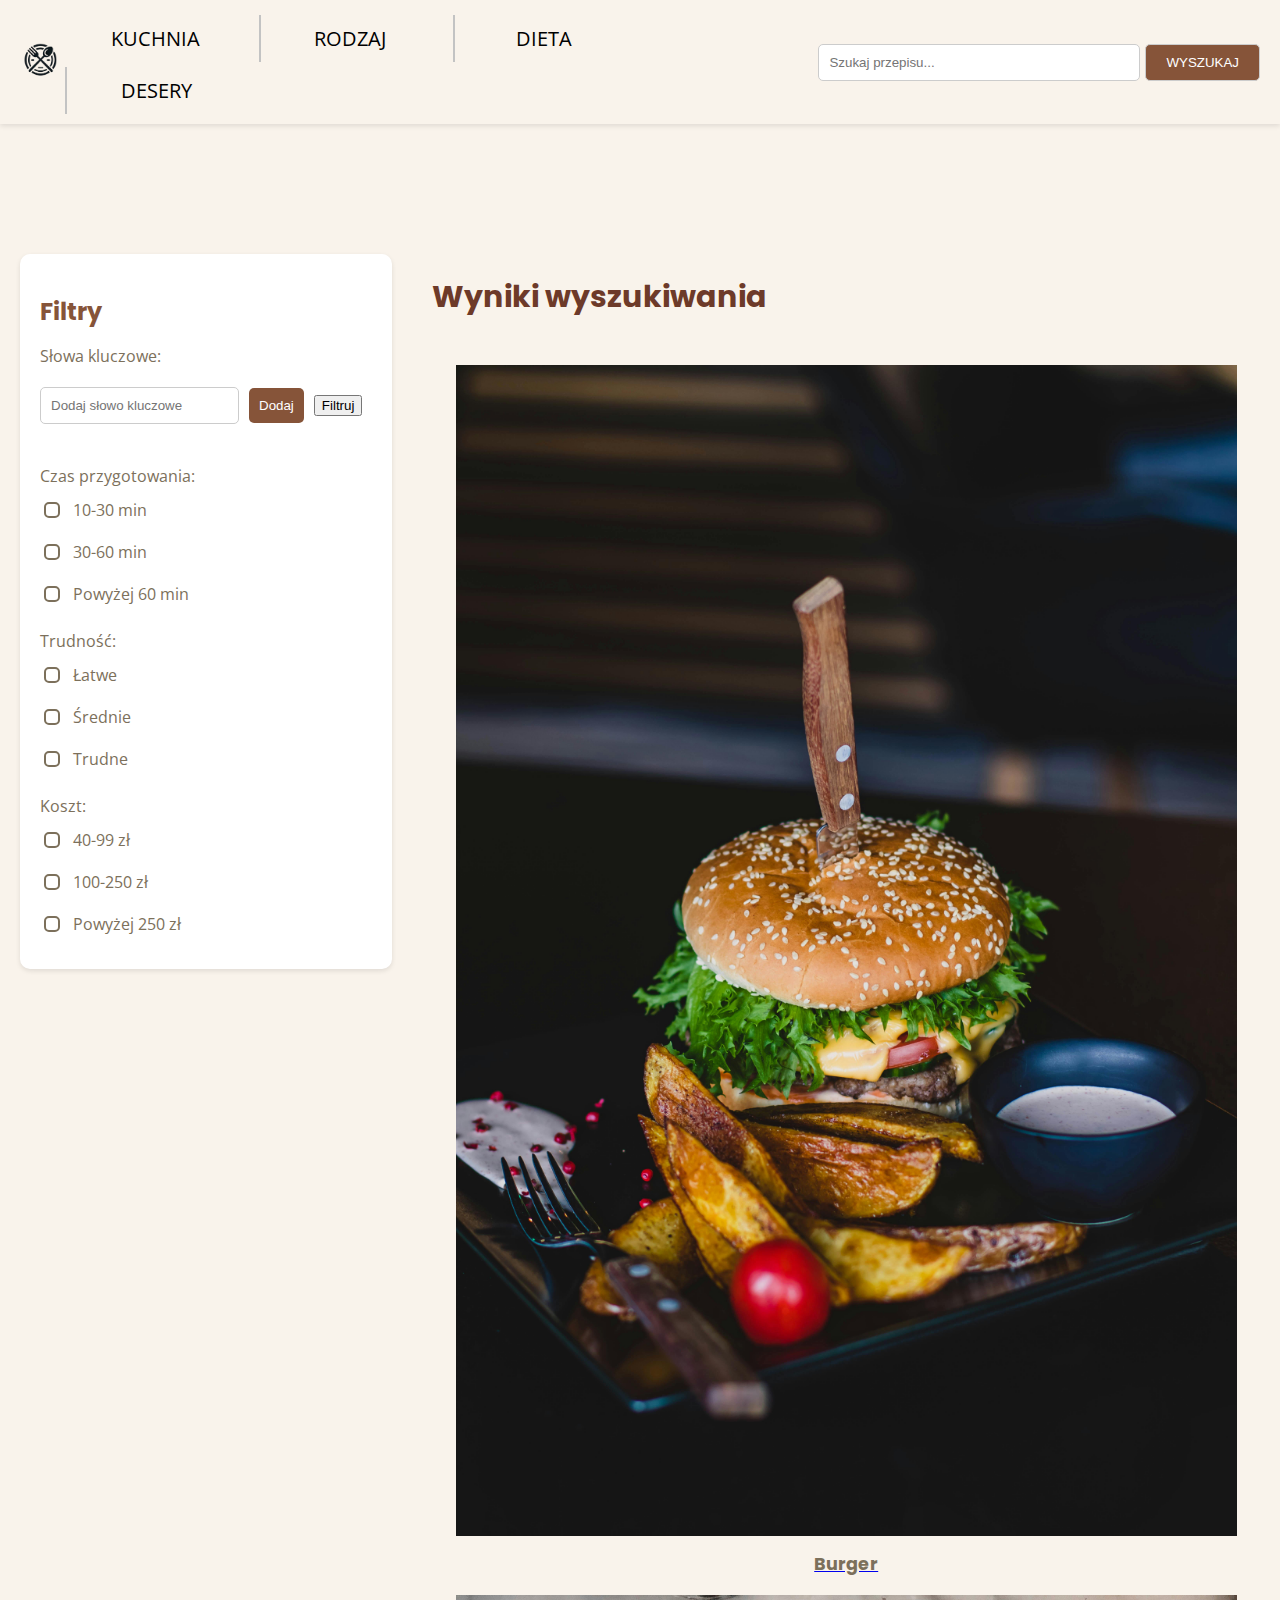
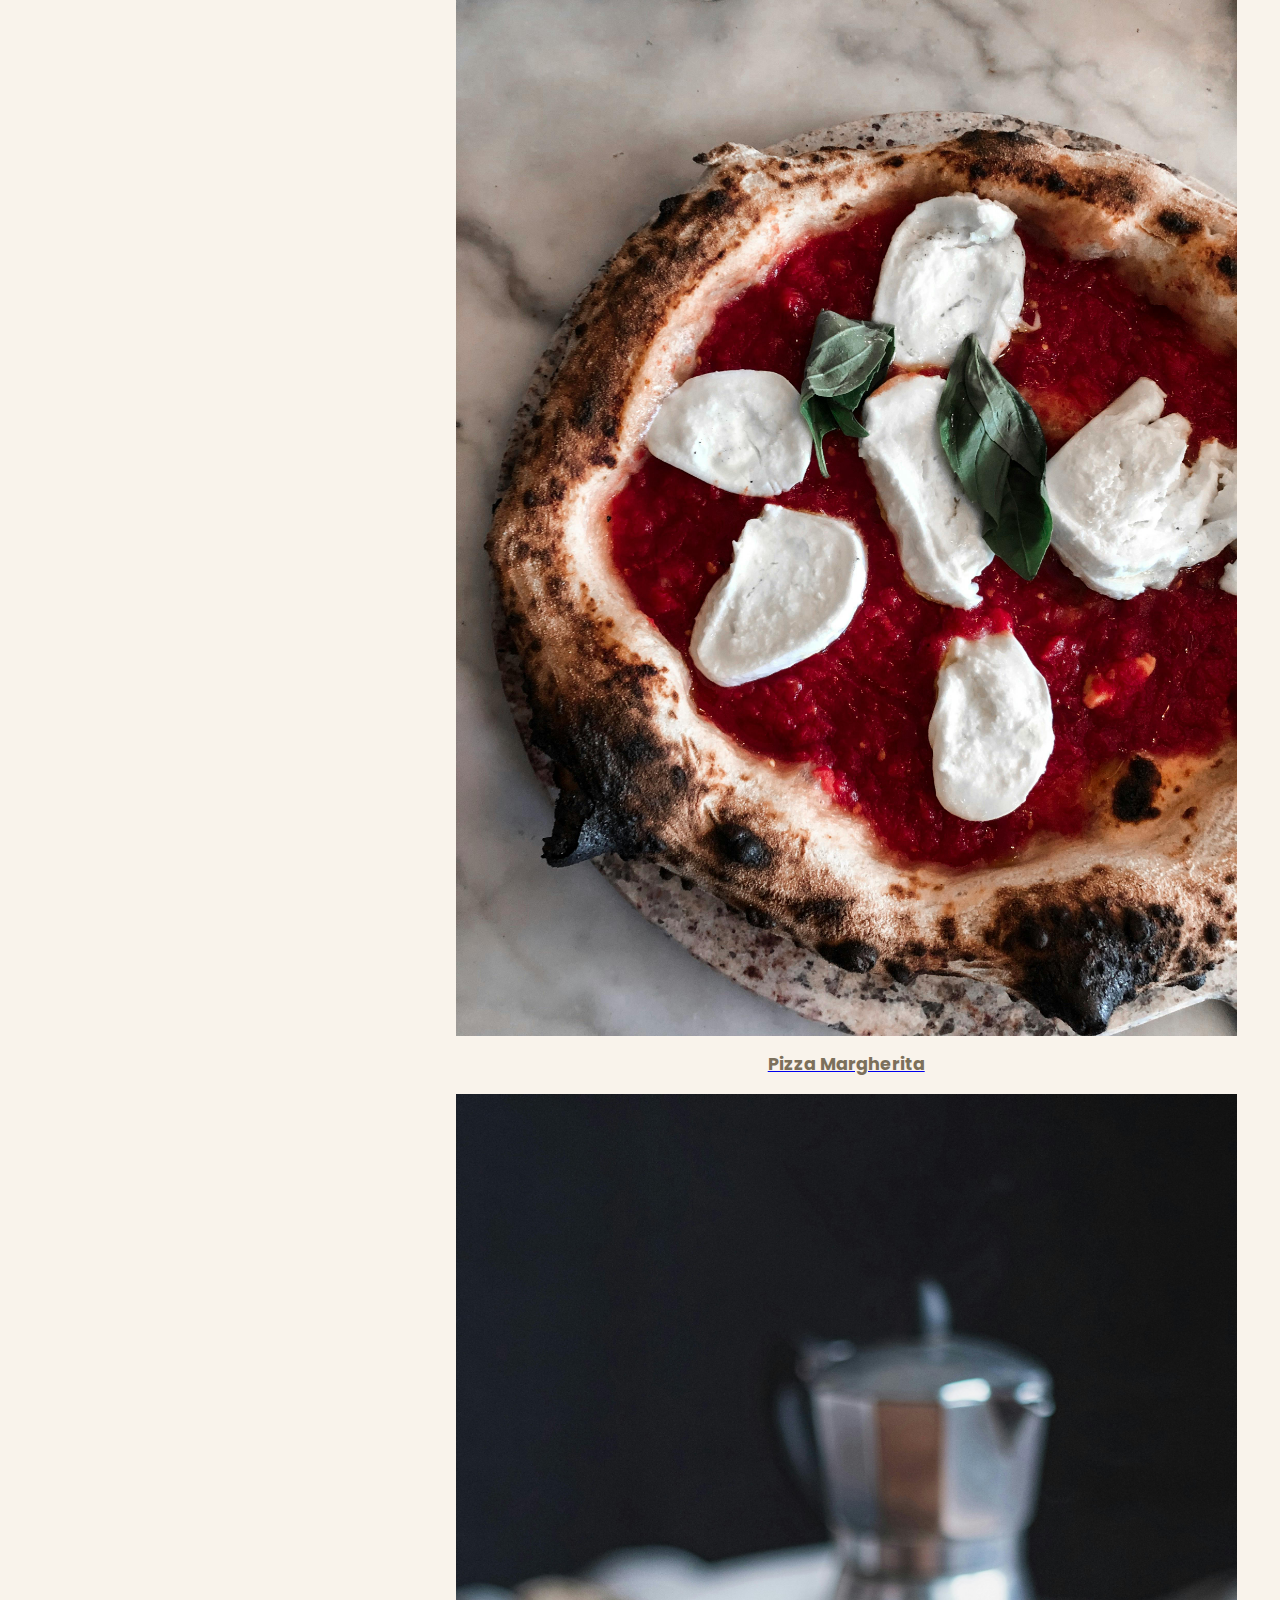
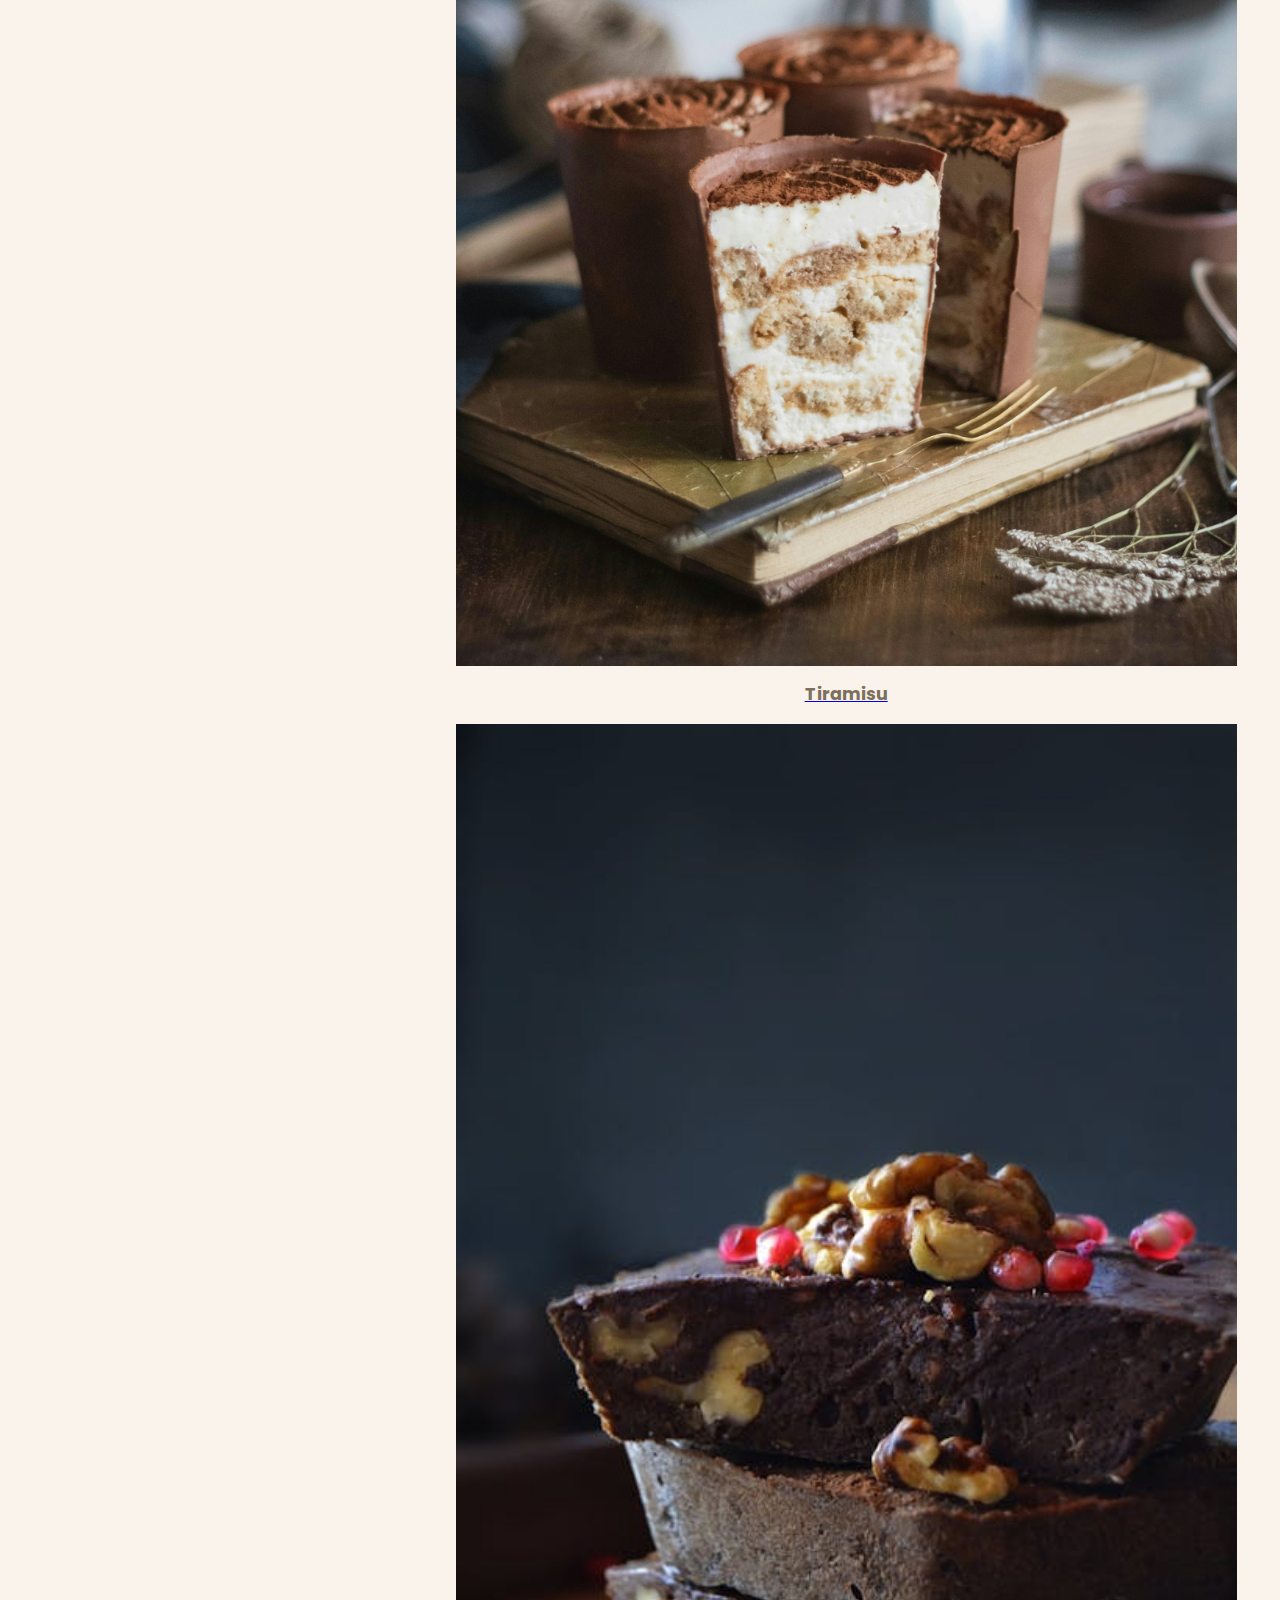
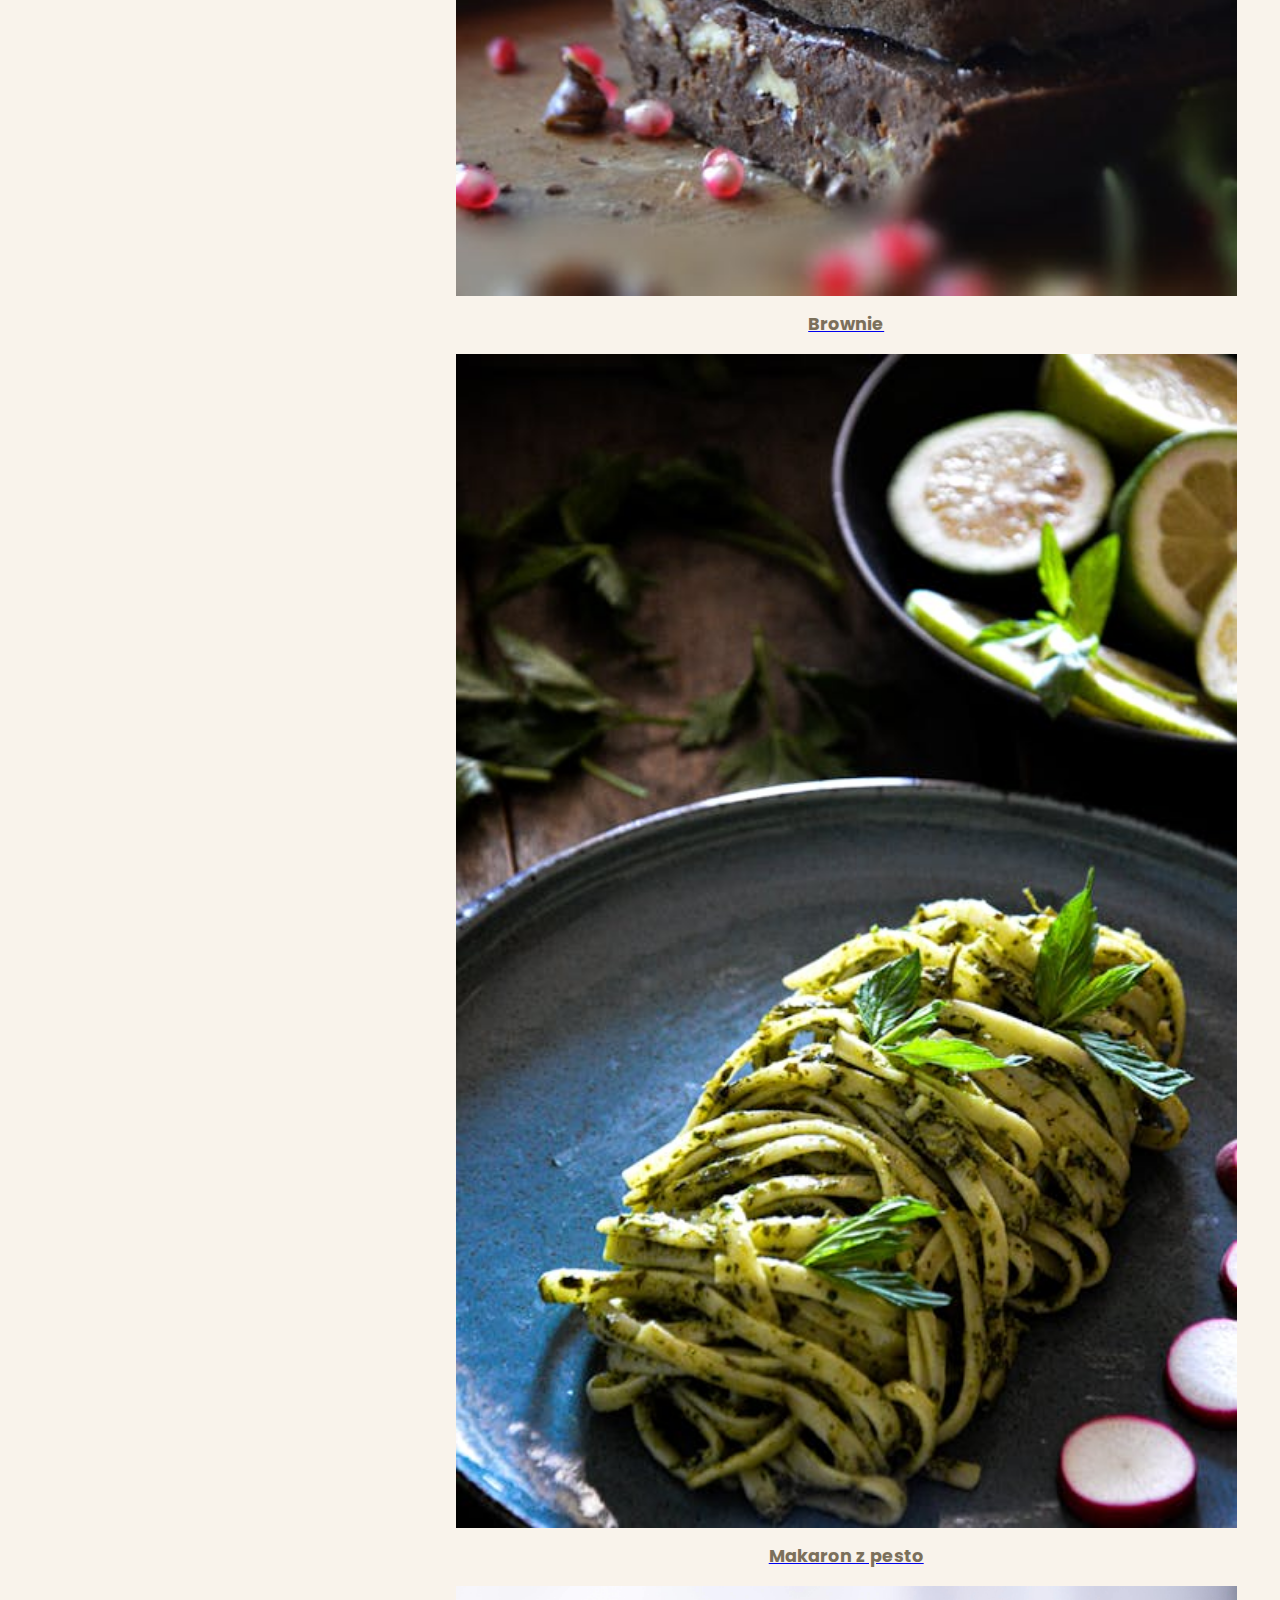
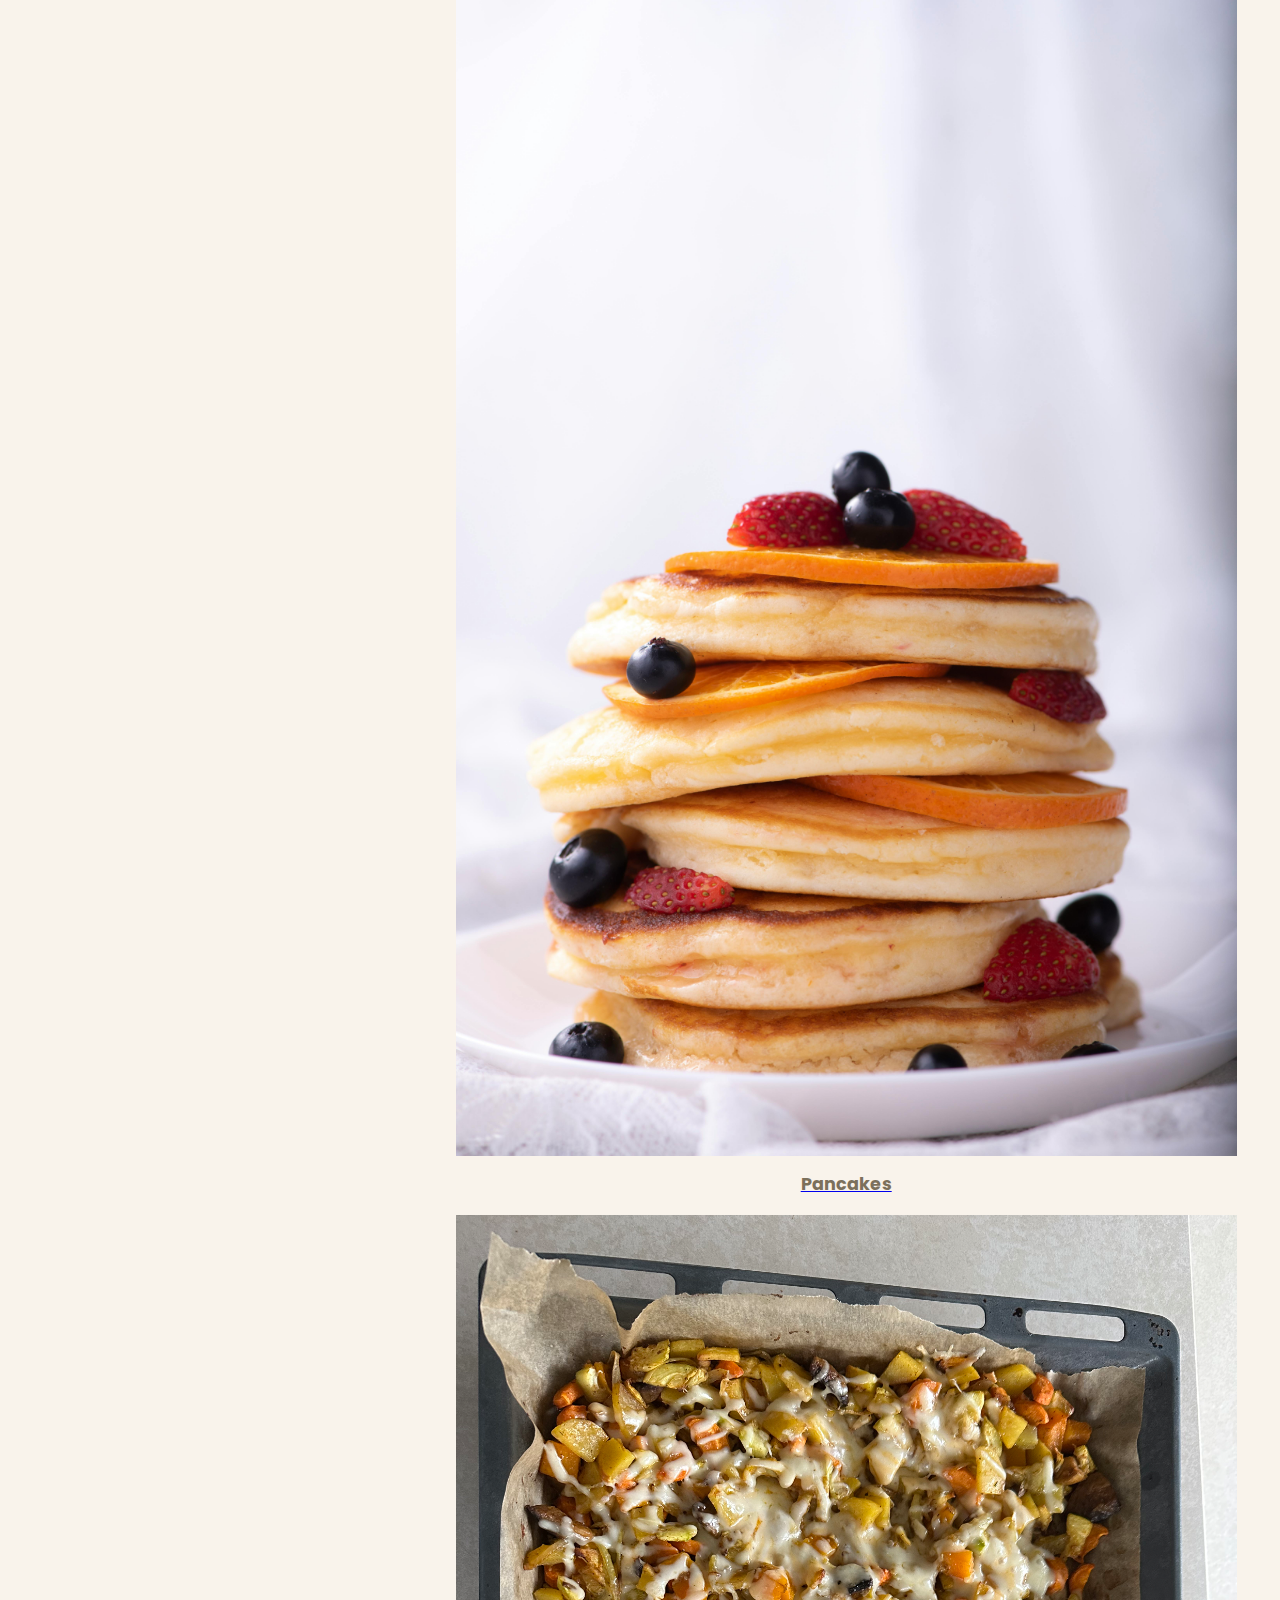
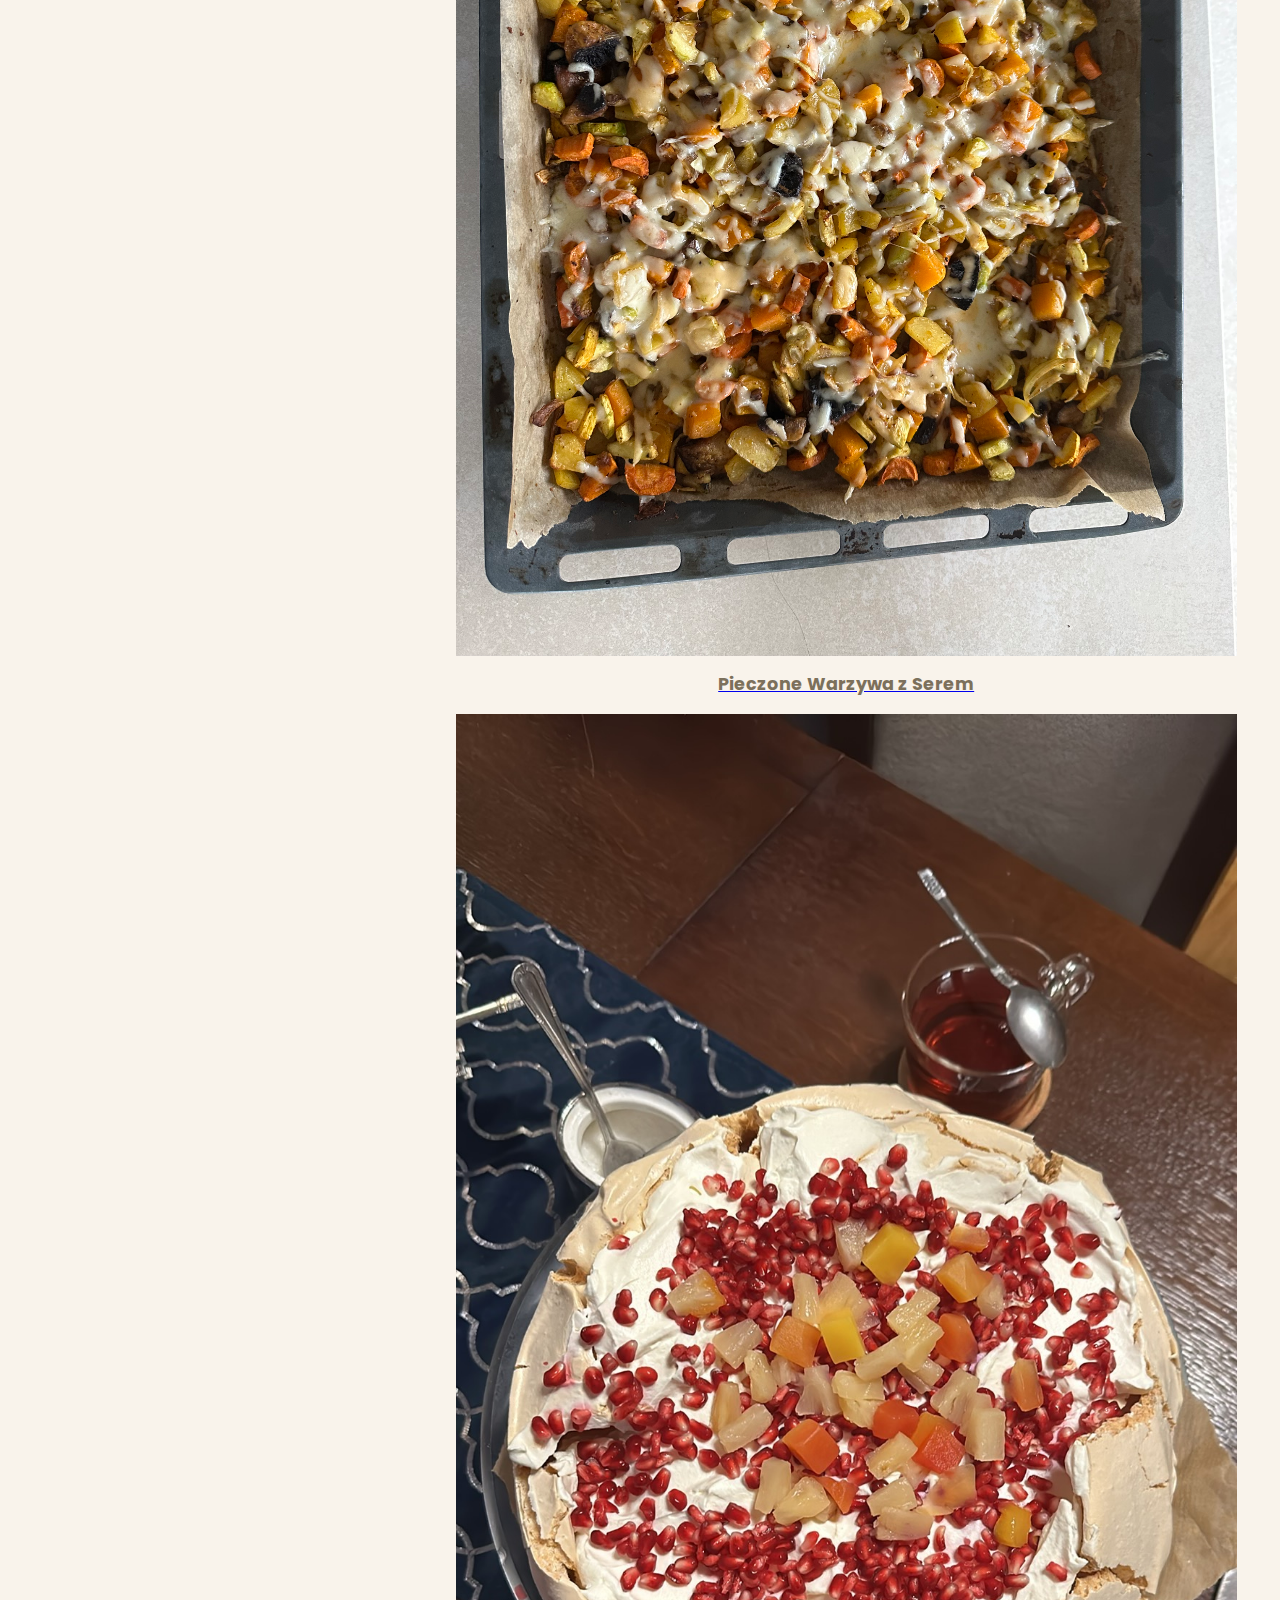
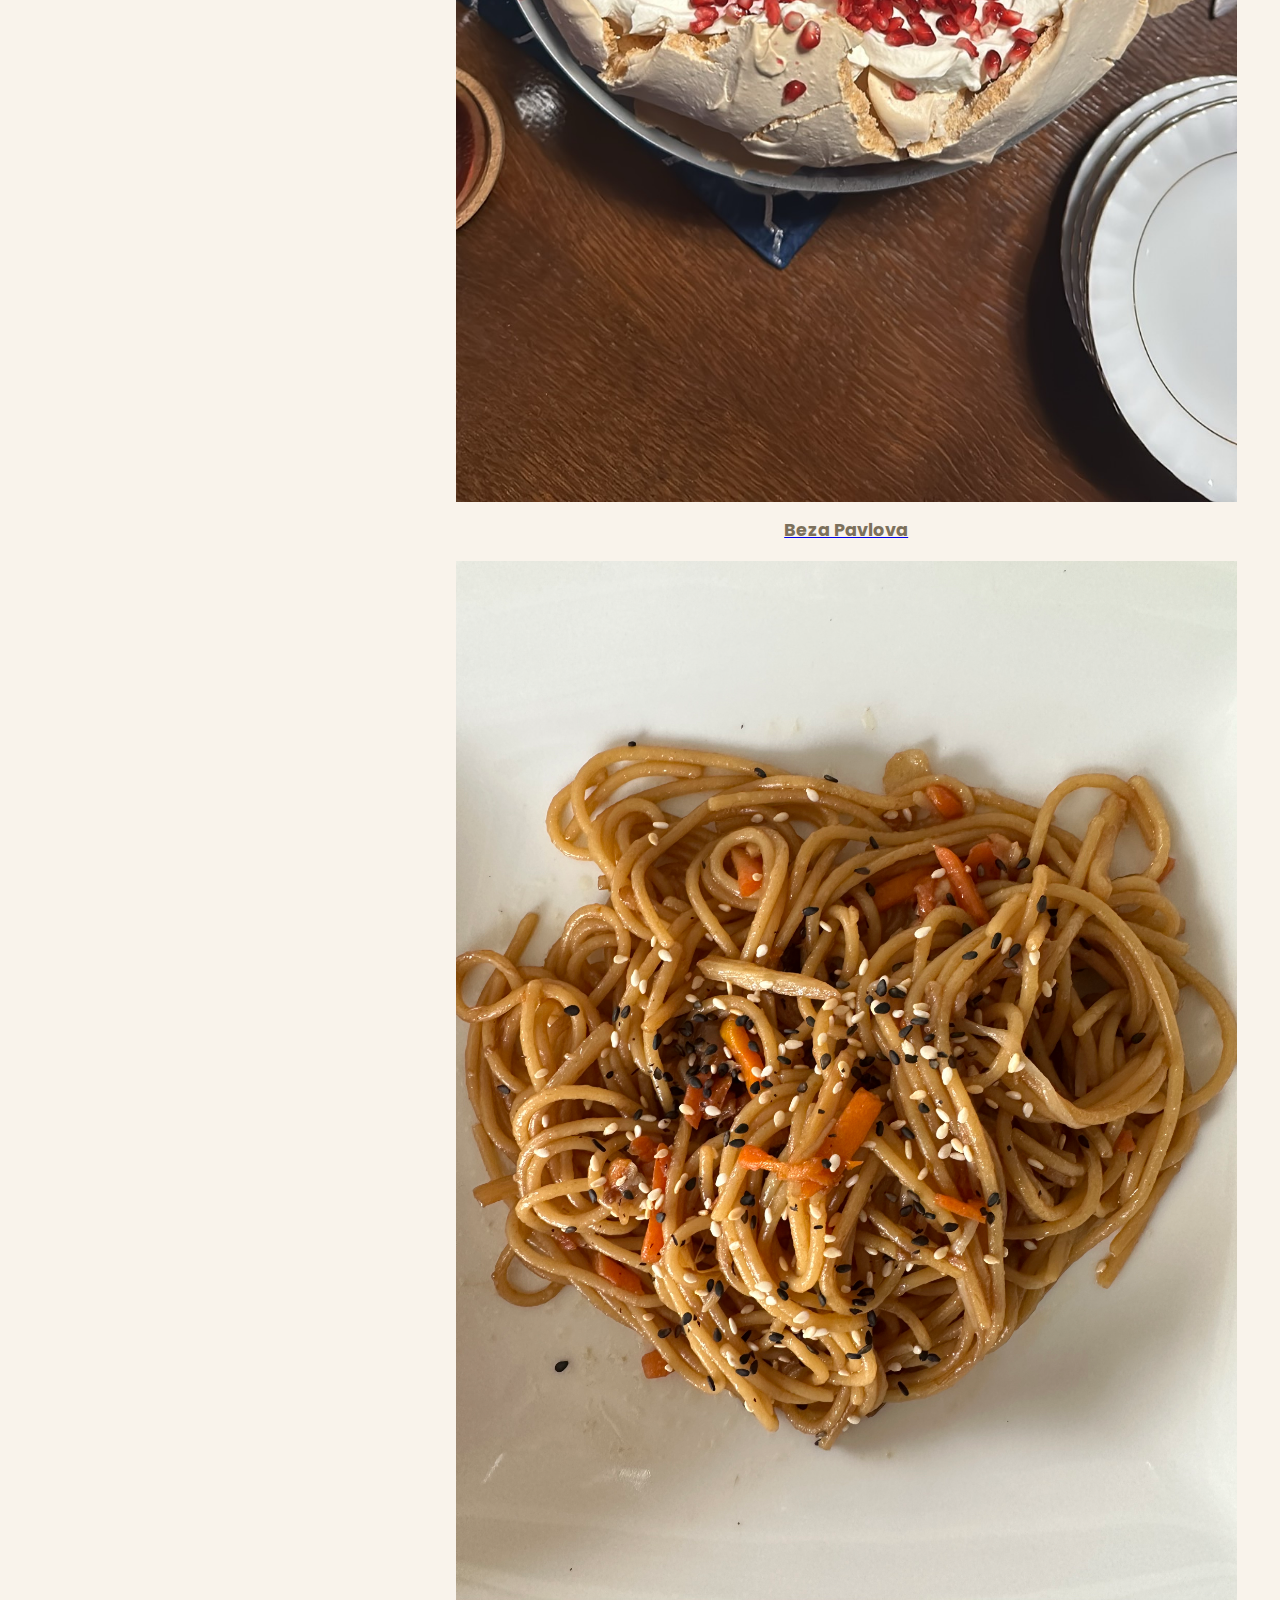
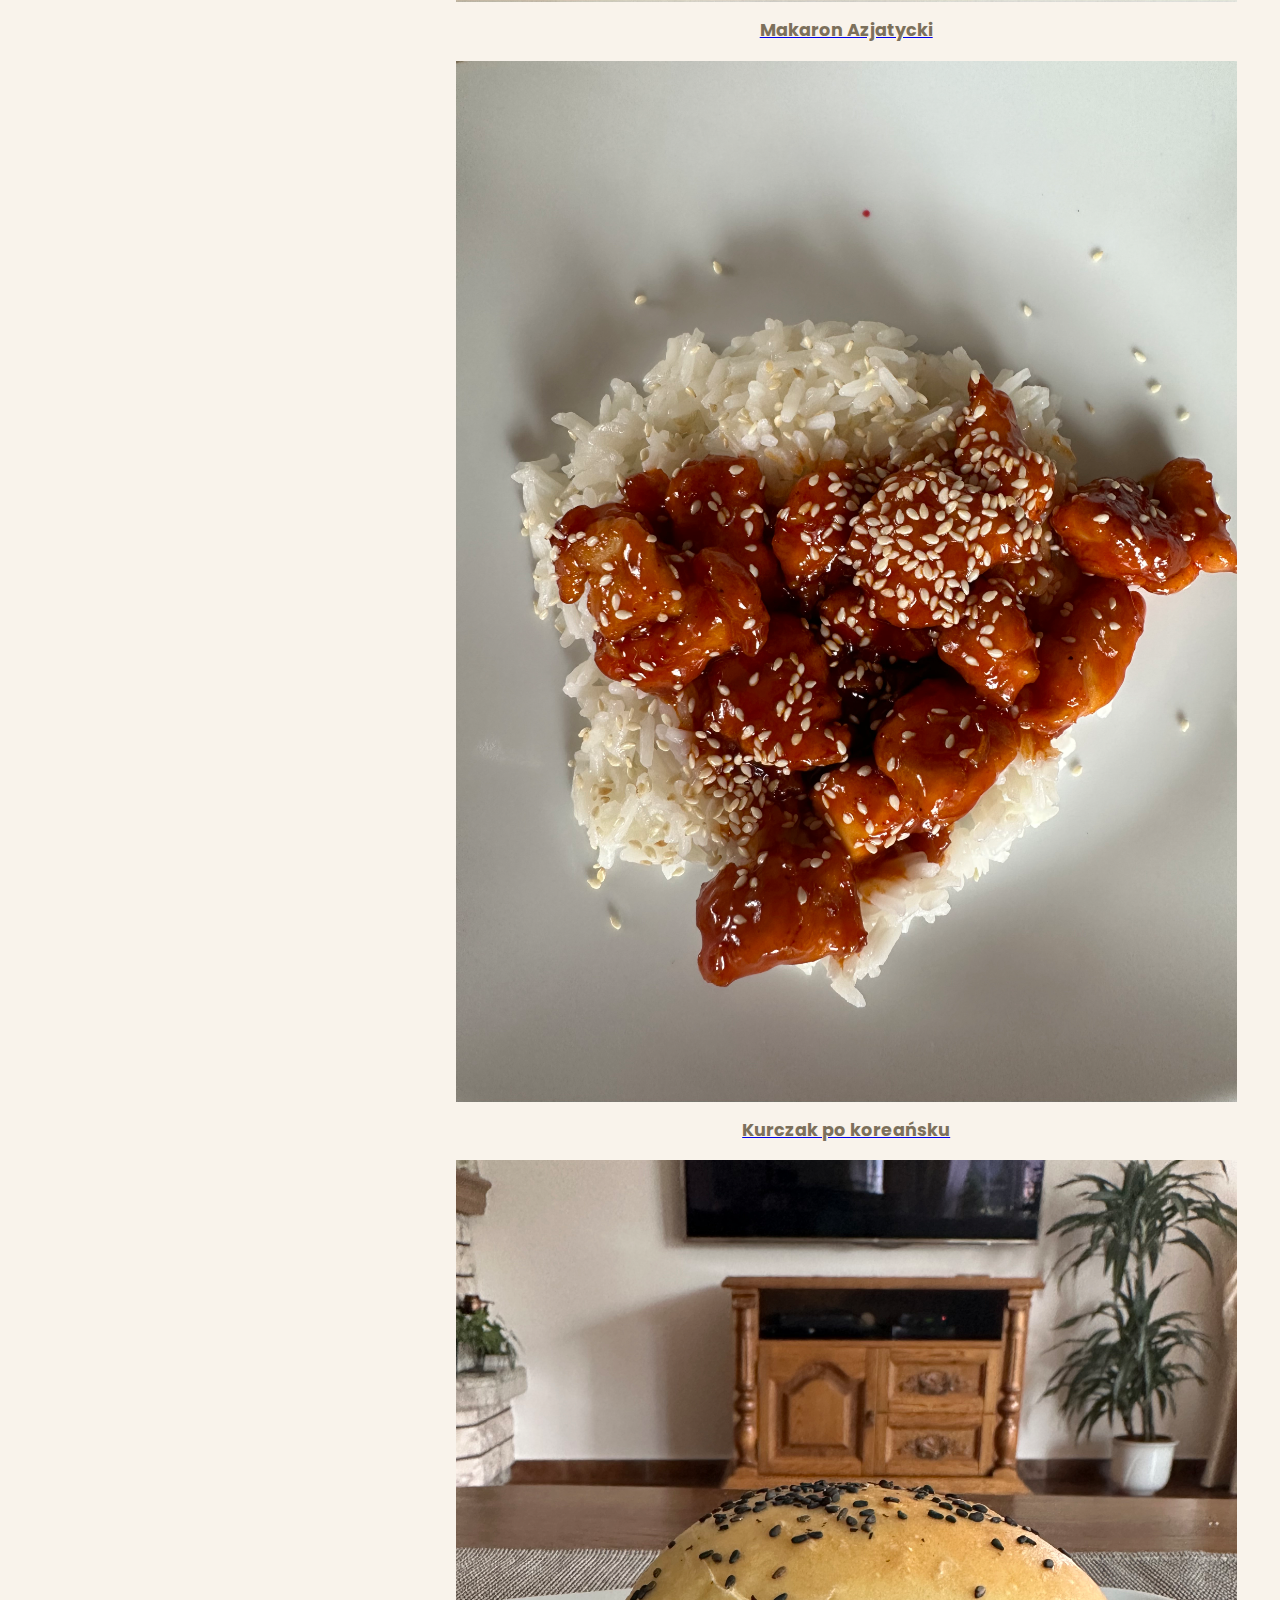
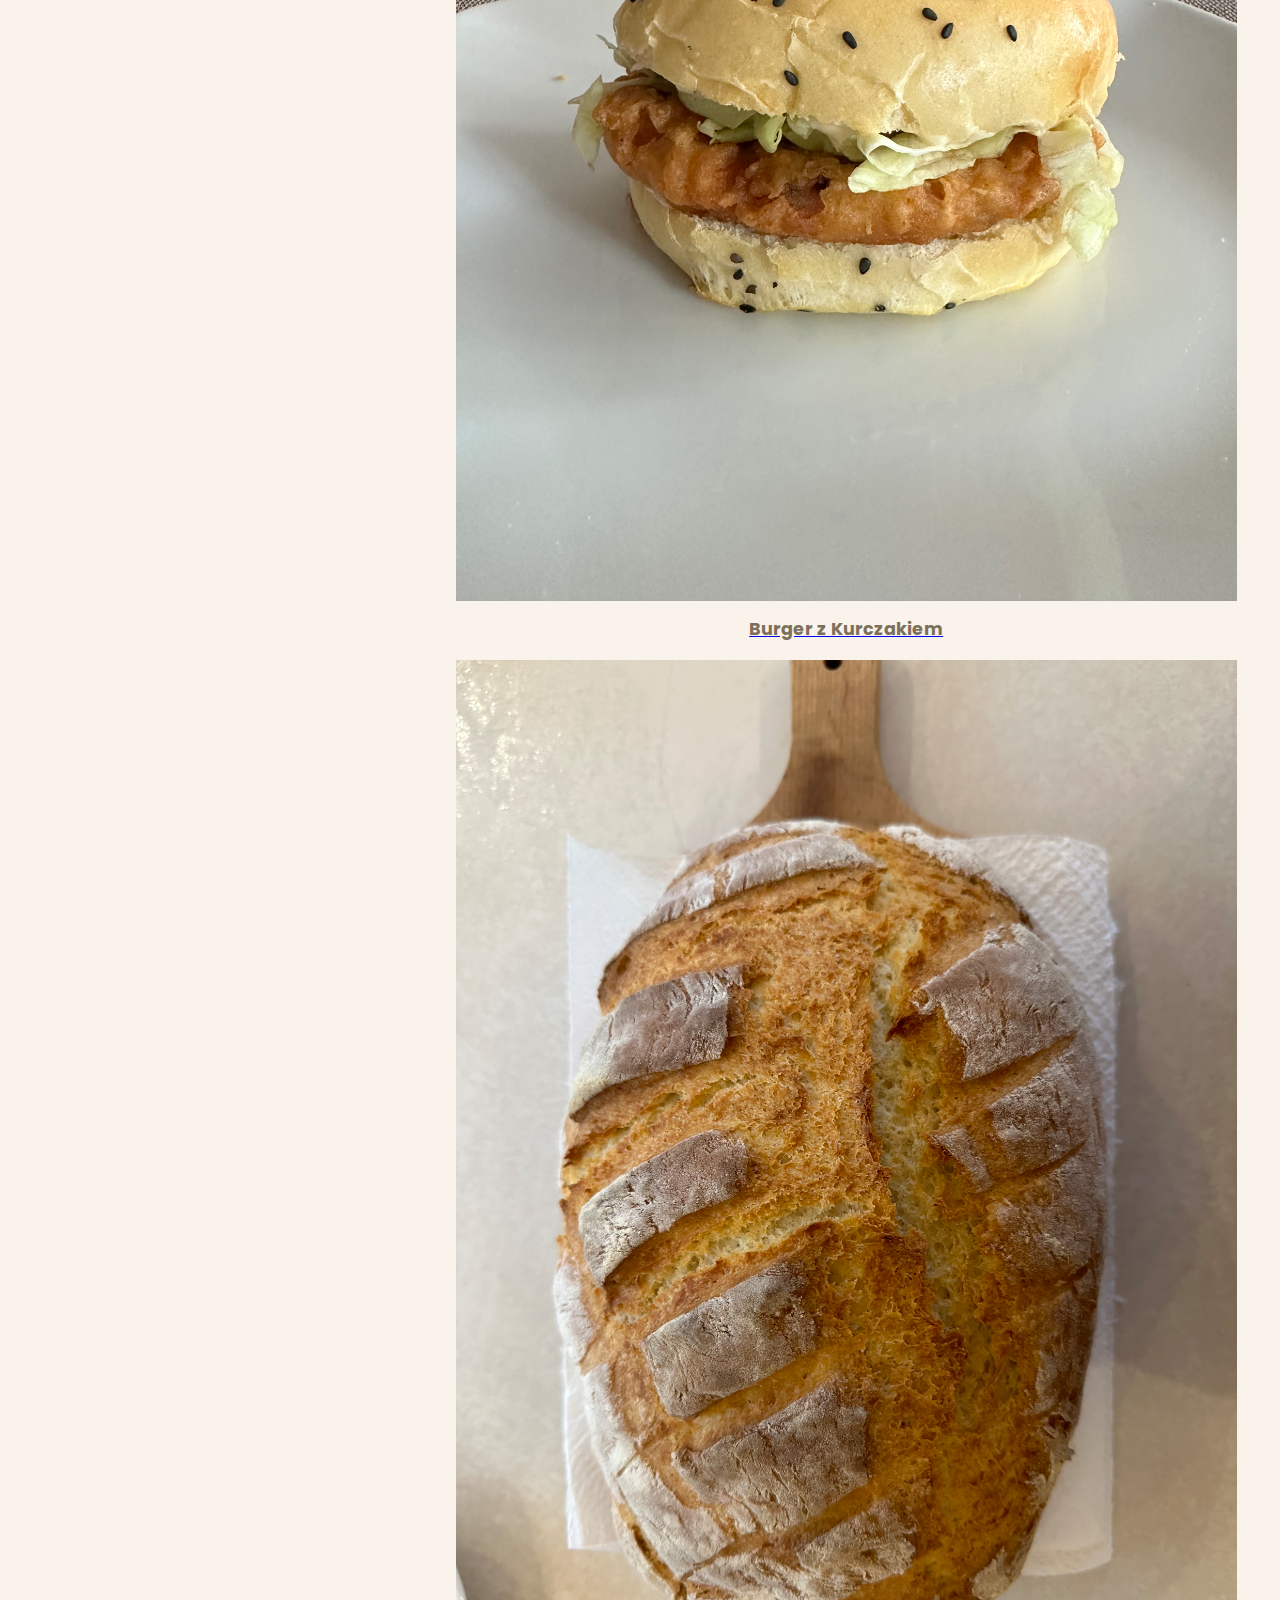
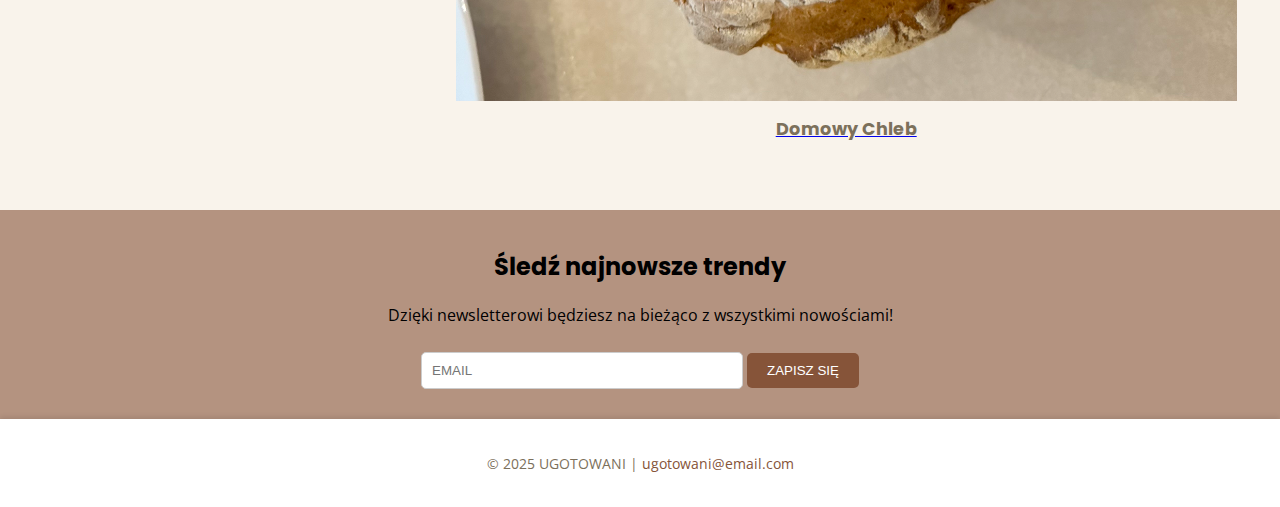
<file: strona_filtrowania.html>
<!DOCTYPE html>
<html lang="pl">
    <head>
        <meta charset="UTF-8">
        <title>Ugotowani-Filtrowanie przepisów</title>
        <meta name="viewport" content="width=device-width, initial-scale=1.0">
        <link rel="stylesheet" type="text/css" href="strona_filtrowania.css">
        <link rel="shortcut icon" href="logo_off.png">
        <link href="https://fonts.googleapis.com/css2?family=Open+Sans:wght@400;600&family=Poppins:wght@600&display=swap" rel="stylesheet">
        <link href="https://fonts.googleapis.com/css2?family=Roboto&display=swap" rel="stylesheet">
        <script src="https://ajax.googleapis.com/ajax/libs/jquery/3.7.1/jquery.min.js"></script>
        <script src="recipes.js"></script>
        <script src="menu.js"></script>
        <script src="filter-page.js"></script>
        <script src="recipes.js"></script>
        <script src="navigate.js"></script>
        <script src="keywords_checkbox.js"></script>
        <script src="search.js"></script>


        
    </head>
    <body>
        <header>
            <!--logo-->
            <a href="#" class="logo" id="logo"><img src="logo_off.png" alt="Logo strony"></a>
        
            
                 <!--górne menu-->
                 <div id="menu">
                    <ul>
                        <li class="menu-item">KUCHNIA
                            <ul class="submenu">
                                <li><a href="strona_filtrowania.html?category=kuchnia-włoska">WŁOSKA</a></li>
                                <li><a href="strona_filtrowania.html?category=kuchnia-azjatycka">AZJATYCKA</a></li>
                                <li><a href="strona_filtrowania.html?category=kuchnia-meksykańska">MEKSYKAŃSKA</a></li>
                            </ul>
                        </li>
                        <li class="menu-item">RODZAJ
                            <ul class="submenu">
                                <li><a href="strona_filtrowania.html?category=rodzaj-obiady">OBIADY</a></li>
                                <li><a href="strona_filtrowania.html?category=rodzaj-śniadania">ŚNIADANIA</a></li>
                                <li><a href="strona_filtrowania.html?category=rodzaj-przekąski">PRZEKĄSKI</a></li>
                            </ul>
                        </li>
                        <li class="menu-item">DIETA
                            <ul class="submenu">
                                <li><a href="strona_filtrowania.html?category=dieta-bezglutenowa">BEZGLUTENOWA</a></li>
                                <li><a href="strona_filtrowania.html?category=dieta-wegańska">WEGAŃSKA</a></li>
                                <li><a href="strona_filtrowania.html?category=dieta-wegetariańska">WEGETARIAŃSKA</a></li>
                            </ul>
                        </li>
                        <li class="menu-item">DESERY
                            <ul class="submenu">
                                <li><a href="strona_filtrowania.html?category=desery-torty">TORTY</a></li>
                                <li><a href="strona_filtrowania.html?category=desery-brownie">BROWNIE</a></li>
                                <li><a href="strona_filtrowania.html?category=desery-serniki">SERNIKI</a></li>
                            </ul>
                        </li>
                    </ul>
                </div>

            <div class="search-bar">
                <input type="text" placeholder="Szukaj przepisu...">
                <button onclick="window.location.href='strona_filtrowania.html';">WYSZUKAJ</button>
            </div>
        </header>

        <section class="hero">
            <h1></h1>
        </section>
        
        <div class="container">
            <section class="filters">
                <h2>Filtry</h2>
                <div class="filter-section">
                    <label>Słowa kluczowe:</label>
                    <div id="KeywordList">
                        <div>
                            <input type="text" id="keywordInput" placeholder="Dodaj słowo kluczowe">
                            <button id="addKeywordBtn">Dodaj</button>
                            <button id="filterBtn">Filtruj</button>
                        </div>
                        <div id="KeywordListDisplay"></div>
                    </div>

                </div>
                <div class="filter-section">
                    <label>Czas przygotowania:</label>
                    <div>
                        <input type="checkbox" id="short" name="time">
                        <label for="short">10-30 min</label>
                    </div>
                    <div>
                        <input type="checkbox" id="medium" name="time">
                        <label for="medium">30-60 min</label>
                    </div>
                    <div>
                        <input type="checkbox" id="long" name="time">
                        <label for="long">Powyżej 60 min</label>
                    </div>
                </div>
                <div class="filter-section">
                    <label>Trudność:</label>
                    <div>
                        <input type="checkbox" id="easy" name="difficulty">
                        <label for="easy">Łatwe</label>
                    </div>
                    <div>
                        <input type="checkbox" id="medium-difficulty" name="difficulty">
                        <label for="medium-difficulty">Średnie</label>
                    </div>
                    <div>
                        <input type="checkbox" id="hard" name="difficulty">
                        <label for="hard">Trudne</label>
                    </div>
                </div>
                <div class="filter-section">
                    <label>Koszt:</label>
                    <div>
                        <input type="checkbox" id="cheap" name="cost">
                        <label for="cheap">40-99 zł</label>
                    </div>
                    <div>
                        <input type="checkbox" id="medium-cost" name="cost">
                        <label for="medium-cost">100-250 zł</label>
                    </div>
                    <div>
                        <input type="checkbox" id="expensive" name="cost">
                        <label for="expensive">Powyżej 250 zł</label>
                    </div>
                </div>                
            </section>
            <section class="filtred-recipes">
                <h2>Wyniki wyszukiwania</h2>
                <div id="recipe-container">Ładowanie przepisów...</div>
            </section>
        </div>
        
        <section class="newsletter">
            <h2>Śledź najnowsze trendy</h2>
            <p>Dzięki newsletterowi będziesz na bieżąco z wszystkimi nowościami!</p>
            <input id="newsletter-email" type="email" placeholder="EMAIL">
            <button id="newsletter-submit">ZAPISZ SIĘ</button>
        </section>
    
        <footer>
            <p>&copy; 2025 UGOTOWANI | <a href="mailto: kontakt@przepisy.pl">ugotowani@email.com</a></p>
        </footer>
        <script scr="filtres.js"></script>
    </body>
</html>
</file>
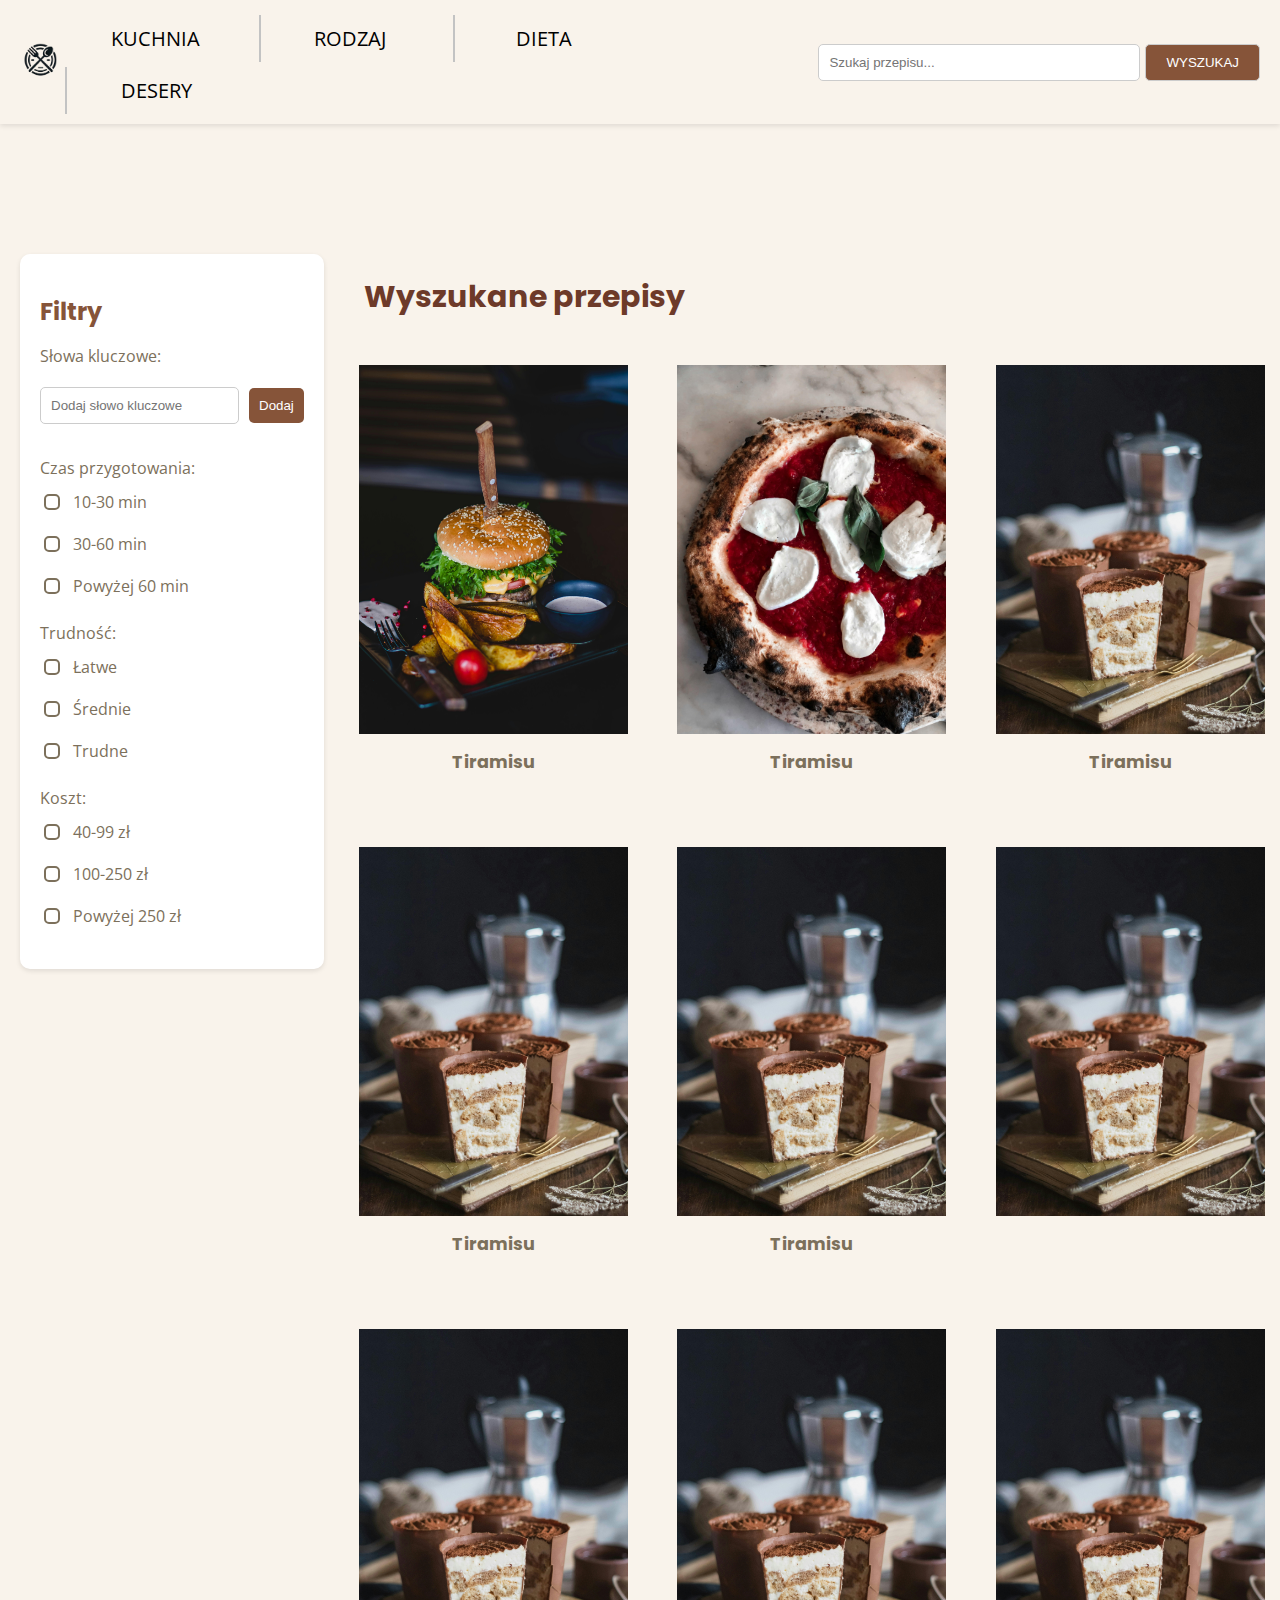
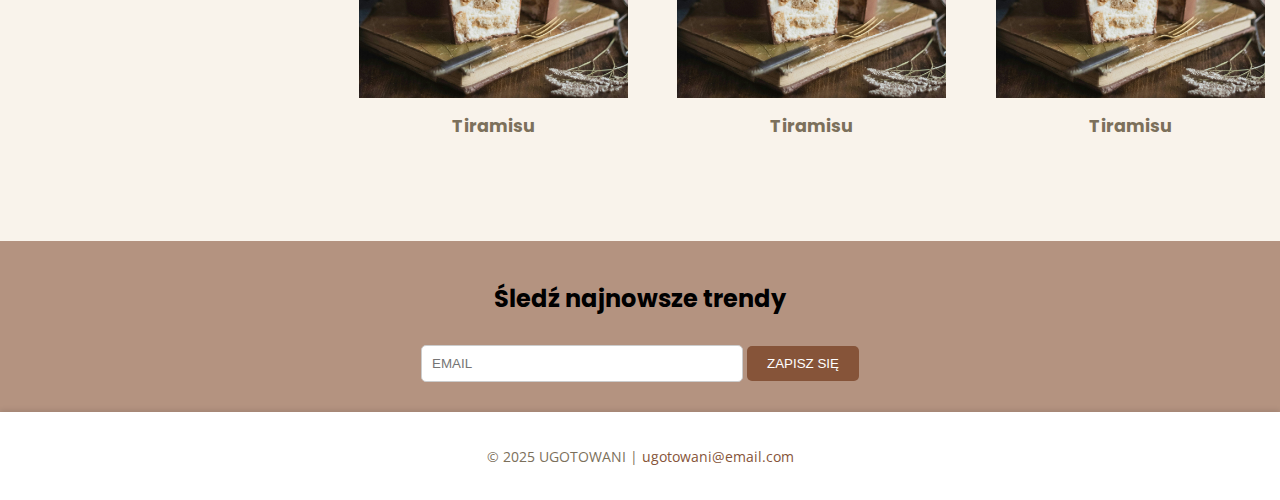
<file: strona_flitrowania.html>
<!DOCTYPE html>
<html lang="pl">
    <head>
        <meta charset="UTF-8">
        <title>Ugotowani</title>
        <meta name="viewport" content="width=device-width, initial-scale=1.0">
        <link rel="stylesheet" type="text/css" href="strona_filtrowania.css">
        <link rel="shortcut icon" href="logo_off.png">
        <link href="https://fonts.googleapis.com/css2?family=Open+Sans:wght@400;600&family=Poppins:wght@600&display=swap" rel="stylesheet">
        <link href="https://fonts.googleapis.com/css2?family=Roboto&display=swap" rel="stylesheet">
        <script src="https://ajax.googleapis.com/ajax/libs/jquery/3.7.1/jquery.min.js"></script>
        <script src="menu.js"></script>
    </head>
    <body>
        <header>
            <!--logo-->
            <a href="#" class="logo"><img src="logo_off.png" alt="Logo strony"></a>

            <!--górne menu-->
            <div id="menu">
                <ul>
                    <li>KUCHNIA
                        <ul>
                            <li><a href="#">WŁOSKA</a></li>
                            <li><a href="#">AZJATYCKA</a></li>
                            <li><a href="#">MEKSYKAŃSKA</a></li>
                        </ul>
                    </li>
                    <li>RODZAJ
                        <ul>
                            <li><a href="#">OBIADY</a></li>
                            <li><a href="#">ŚNIADANIA</a></li>
                            <li><a href="#">PRZEKĄSKI</a></li>
                        </ul>
                    </li>
                    <li>DIETA
                        <ul>
                            <li><a href="#">BEZGLUTENOWA</a></li>
                            <li><a href="#">WEGAŃSKA</a></li>
                            <li><a href="#">WEGETARIAŃSKA</a></li>
                        </ul>
                    </li>
                    <li>DESERY
                        <ul>
                            <li><a href="#">TORTY</a></li>
                            <li><a href="#">BROWNIE</a></li>
                            <li><a href="#">SERNIKI</a></li>
                        </ul>
                    </li>
                </ul>
            </div>
            <div class="search-bar">
                <input type="text" placeholder="Szukaj przepisu...">
                <button>WYSZUKAJ</button>
            </div>
        </header>

            <div class="container">
                <section class="filters">
                    <h2>Filtry</h2>
                    <div class="filter-section">
                        <label>Słowa kluczowe:</label>
                        <div id="KeywordList">
                            <input type="text" id="keywordInput" placeholder="Dodaj słowo kluczowe">
                            <button id="addKeywordBtn" onclick="addKeyword()">Dodaj</button>
                        </div>  
                    </div>
                    <div class="filter-section">
                        <label>Czas przygotowania:</label>
                        <div>
                            <input type="checkbox" id="short" name="short">
                            <label for="short">10-30 min</label>
                        </div>
                        <div>
                            <input type="checkbox" id="medium" name="medium">
                            <label for="medium">30-60 min</label>
                        </div>
                        <div>
                            <input type="checkbox" id="long" name="long">
                            <label for="long">Powyżej 60 min</label>
                        </div>
                    </div>
                    
                    <div class="filter-section">
                        <label>Trudność:</label>
                        <div>
                            <input type="checkbox" id="easy" name="easy">
                            <label for="easy">Łatwe</label>
                        </div>
                        <div>
                            <input type="checkbox" id="medium-difficulty" name="medium-difficulty">
                            <label for="medium-difficulty">Średnie</label>
                        </div>
                        <div>
                            <input type="checkbox" id="hard" name="hard">
                            <label for="hard">Trudne</label>
                        </div>
                    </div>  
                    
                    <div class="filter-section">
                        <label>Koszt:</label>
                        <div>
                            <input type="checkbox" id="cheap" name="cheap">
                            <label for="cheap">40-99 zł</label>
                        </div>
                        <div>
                            <input type="checkbox" id="medium-cost" name="medium-cost">
                            <label for="medium-cost">100-250 zł</label>
                        </div>
                        <div>
                            <input type="checkbox" id="expensive" name="expensive">
                            <label for="expensive">Powyżej 250 zł</label>
                        </div>
                    </div>
                </section>
                <section class="filtred-recipes">
                    <h2>Wyszukane przepisy</h2>
                    <div class="recipe-grid">
                        <div class="recipe-card">
                            <a href="#">
                                <img src="burger.jpg" alt="Burgery">
                            </a>
                            <h3>Tiramisu</h3> 
                        </div>
                        <div class="recipe-card">
                            <a href="#">
                                <img src="pizza.jpg" alt="Pizza">
                            </a>
                            <h3>Tiramisu</h3> 
                        </div>
                        <div class="recipe-card">
                            <a href="#">
                                <img src="tiramisu.jpg" alt="Tiramisu">
                            </a>
                            <h3>Tiramisu</h3>
                        </div>
                        <div class="recipe-card">
                            <a href="#">
                                <img src="tiramisu.jpg" alt="Tiramisu">
                            </a>
                            <h3>Tiramisu</h3>
                        </div>
                        <div class="recipe-card">
                            <a href="#">
                                <img src="tiramisu.jpg" alt="Tiramisu">
                            </a>
                            <h3>Tiramisu</h3>
                        </div>
                        <div class="recipe-card">
                            <a href="#">
                                <img src="tiramisu.jpg" alt="Tiramisu">
                            </a>
                        </div>
                        <div class="recipe-card">
                            <a href="#">
                                <img src="tiramisu.jpg" alt="Tiramisu">
                            </a>
                            <h3>Tiramisu</h3>
                        </div><div class="recipe-card">
                            <a href="#">
                                <img src="tiramisu.jpg" alt="Tiramisu">
                            </a>
                            <h3>Tiramisu</h3>
                        </div><div class="recipe-card">
                            <a href="#">
                                <img src="tiramisu.jpg" alt="Tiramisu">
                            </a>
                            <h3>Tiramisu</h3>
                        </div>
                    </div>
                </section>
            </div>
            <section class="newsletter">
                <h2>Śledź najnowsze trendy</h2>
                <input type="email" placeholder="EMAIL">
                <button>ZAPISZ SIĘ</button>
            </section>
    
            <footer>
                <p>© 2025 UGOTOWANI | <a href="mailto: kontakt@przepisy.pl">ugotowani@email.com</a></p>
            </footer>
            <script scr="filtres.js"></script>
    </body>
</html>
</file>
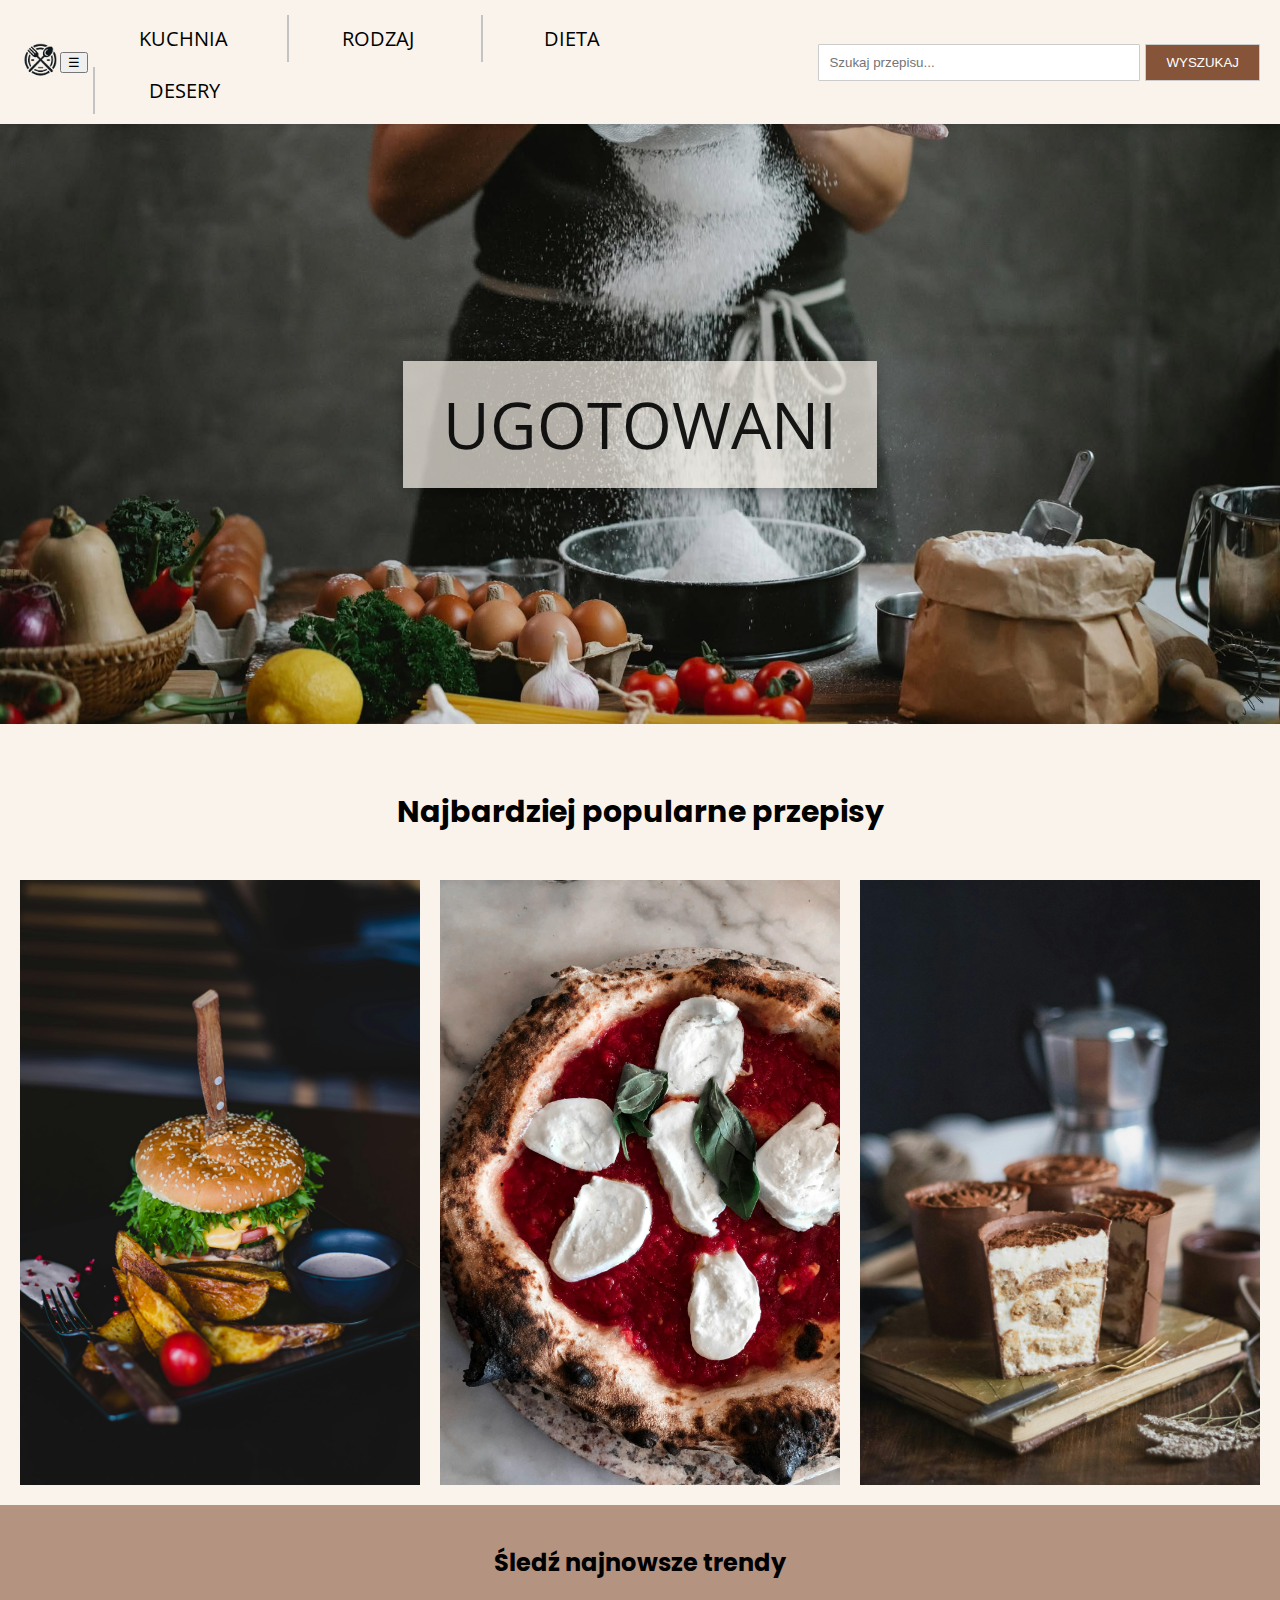
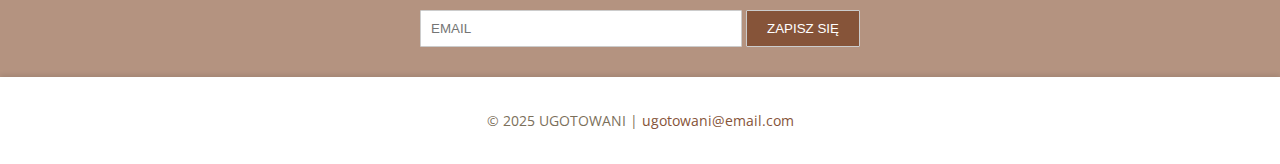
<file: strona_glowna.html>
<!DOCTYPE html>
<html lang="pl">
    <head>
        <meta charset="UTF-8">
        <title>Ugotowani</title>
        <meta name="viewport" content="width=device-width, initial-scale=1.0">
        <link rel="stylesheet" type="text/css" href="strona_glowna.css">
        <link rel="shortcut icon" href="logo_off.png">
        <link href="https://fonts.googleapis.com/css2?family=Open+Sans:wght@400;600&family=Poppins:wght@600&display=swap" rel="stylesheet">
        <link href="https://fonts.googleapis.com/css2?family=Roboto&display=swap" rel="stylesheet">
        <script src="https://ajax.googleapis.com/ajax/libs/jquery/3.7.1/jquery.min.js"></script>
        <script src="menu.js"></script>
    </head>
    <body>
        <header>
            <!--logo-->
            <a href="#" class="logo"><img src="logo_off.png" alt="Logo strony"></a>
            <button class="menu-toggle">☰</button>
            <!--górne menu-->
            <div id="menu">
                <ul>
                    <li class="menu-item">KUCHNIA
                        <ul class="submenu">
                            <li><a href="#">WŁOSKA</a></li>
                            <li><a href="#">AZJATYCKA</a></li>
                            <li><a href="#">MEKSYKAŃSKA</a></li>
                        </ul>
                    </li>
                    <li class="menu-item">RODZAJ
                        <ul class="submenu">
                            <li><a href="#">OBIADY</a></li>
                            <li><a href="#">ŚNIADANIA</a></li>
                            <li><a href="#">PRZEKĄSKI</a></li>
                        </ul>
                    </li>
                    <li class="menu-item">DIETA
                        <ul class="submenu">
                            <li><a href="#">BEZGLUTENOWA</a></li>
                            <li><a href="#">WEGAŃSKA</a></li>
                            <li><a href="#">WEGETARIAŃSKA</a></li>
                        </ul>
                    </li>
                    <li class="menu-item">DESERY
                        <ul class="submenu">
                            <li><a href="#">TORTY</a></li>
                            <li><a href="#">BROWNIE</a></li>
                            <li><a href="#">SERNIKI</a></li>
                        </ul>
                    </li>
                </ul>
            </div>

            <div class="search-bar">
                <input type="text" placeholder="Szukaj przepisu...">
                <button>WYSZUKAJ</button>
            </div>
        </header>

        <section class="hero">
            <h1>UGOTOWANI</h1>
        </section>

        <section class="popular-recipes">
            <h2>Najbardziej popularne przepisy</h2>
            <div class="recipe-grid">
                <div class="recipe-card">
                    <a href="#">
                        <img src="burger.jpg" alt="Burgery">
                    </a>
                </div>
                <div class="recipe-card">
                    <a href="#">
                        <img src="pizza.jpg" alt="Pizza">
                    </a>
                </div>
                <div class="recipe-card">
                    <a href="#">
                        <img src="tiramisu.jpg" alt="Tiramisu">
                    </a>
                </div>
            </div>
        </section>

        <section class="newsletter">
            <h2>Śledź najnowsze trendy</h2>
            <input type="email" placeholder="EMAIL">
            <button>ZAPISZ SIĘ</button>
        </section>

        <footer>
            <p>&copy; 2025 UGOTOWANI | <a href="mailto: kontakt@przepisy.pl">ugotowani@email.com</a></p>
        </footer>
    </body>
</html>
</file>
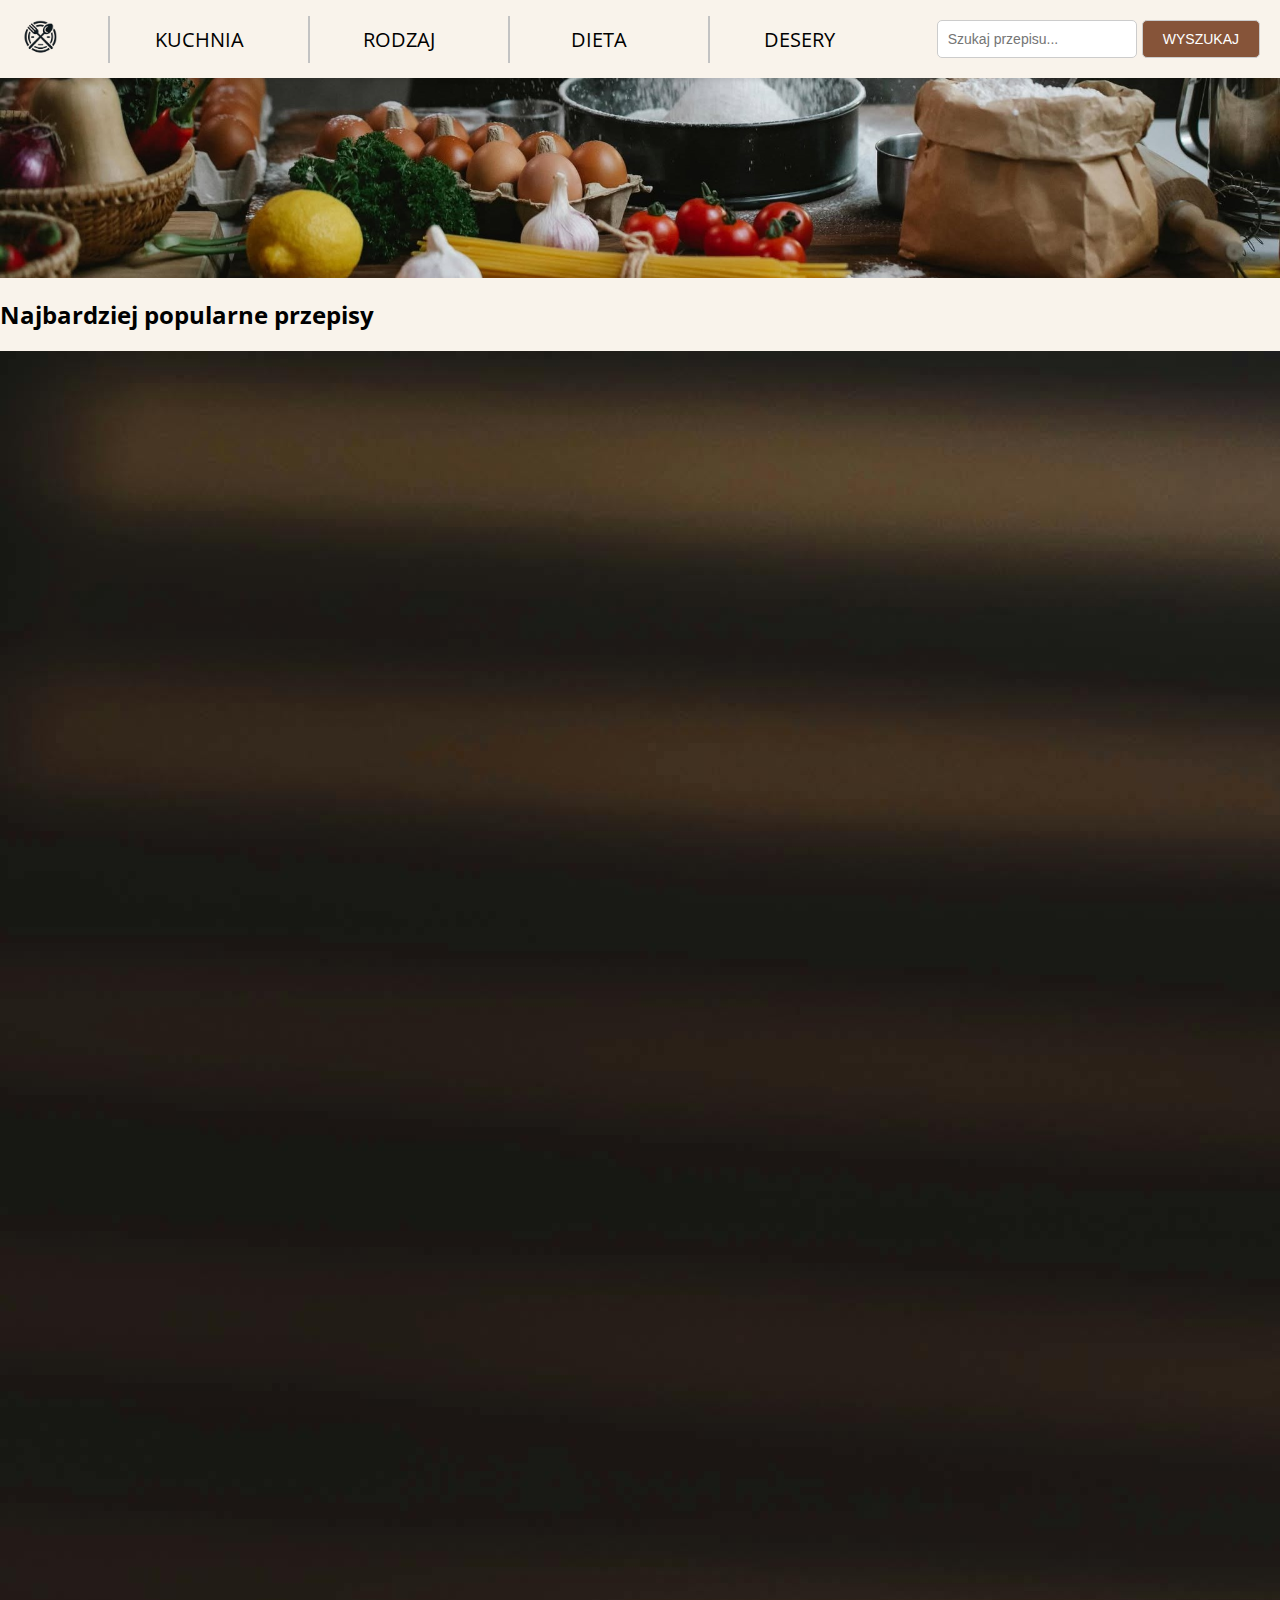
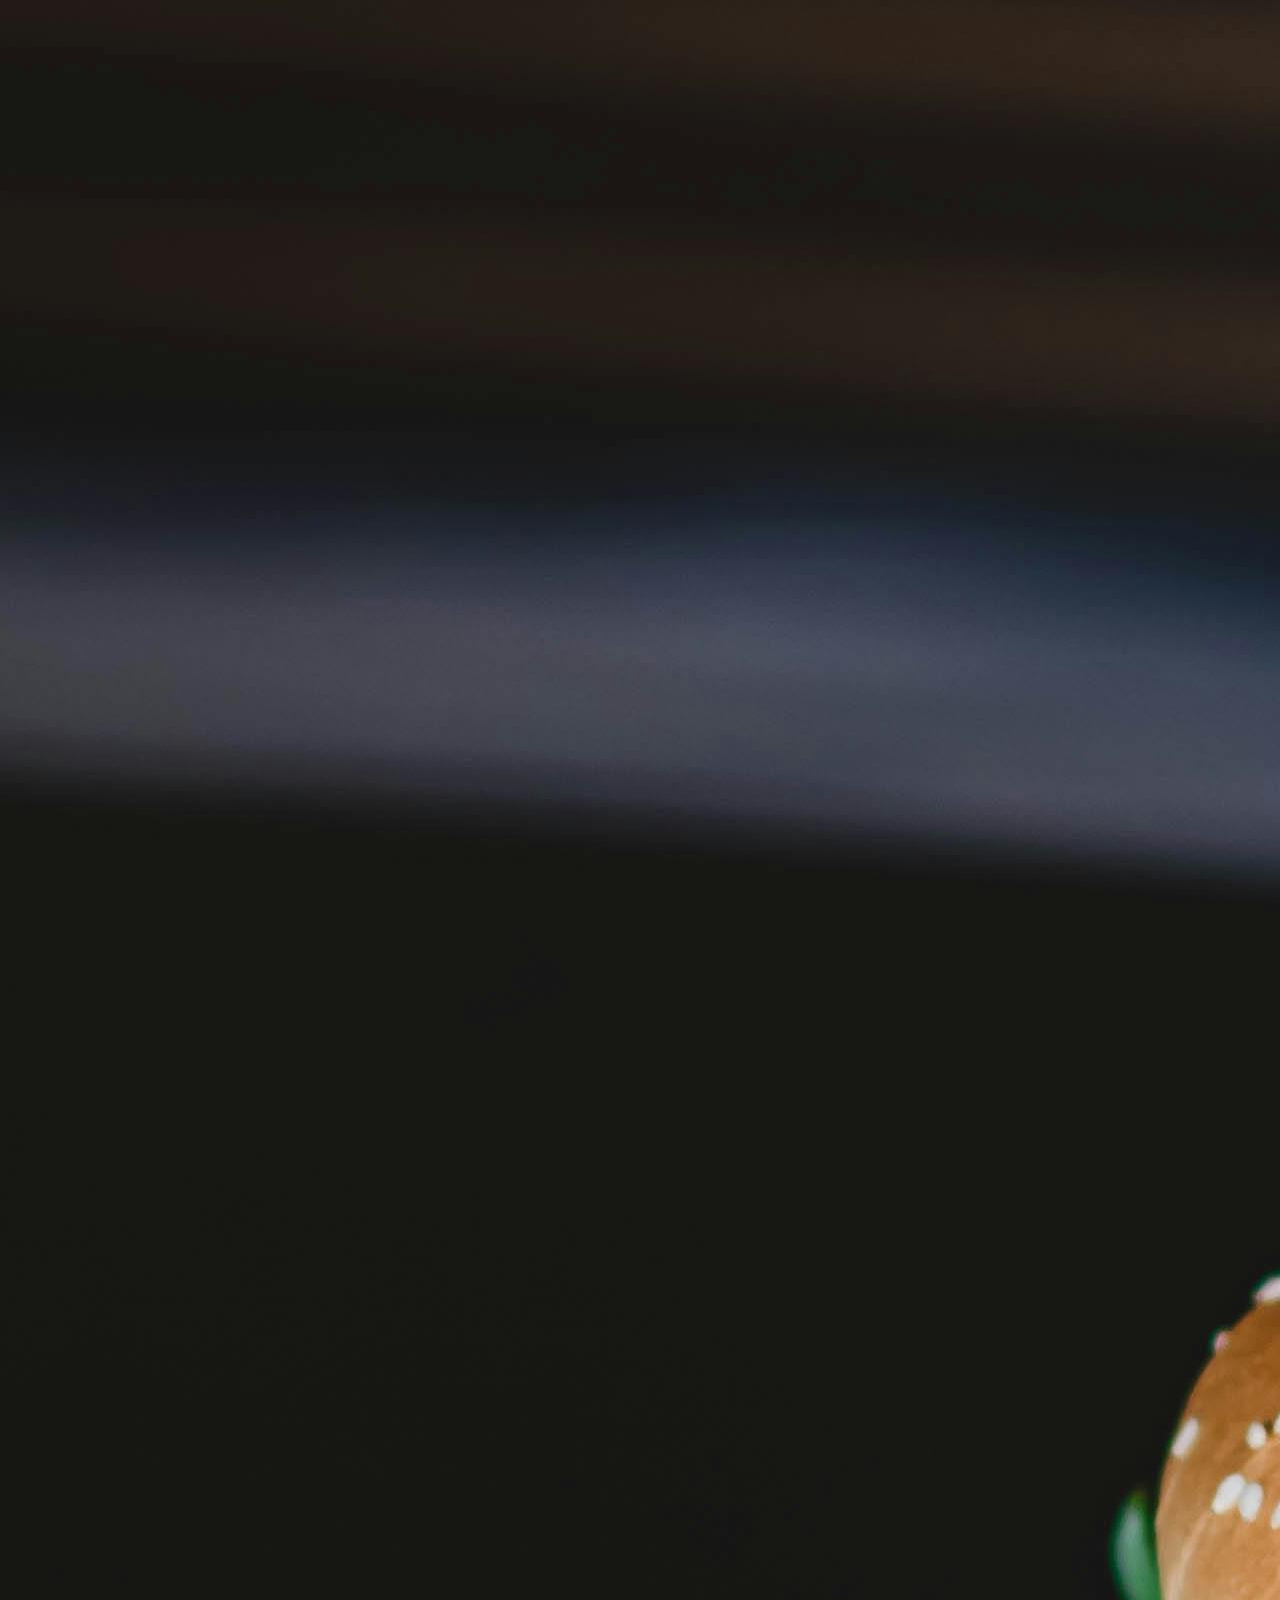
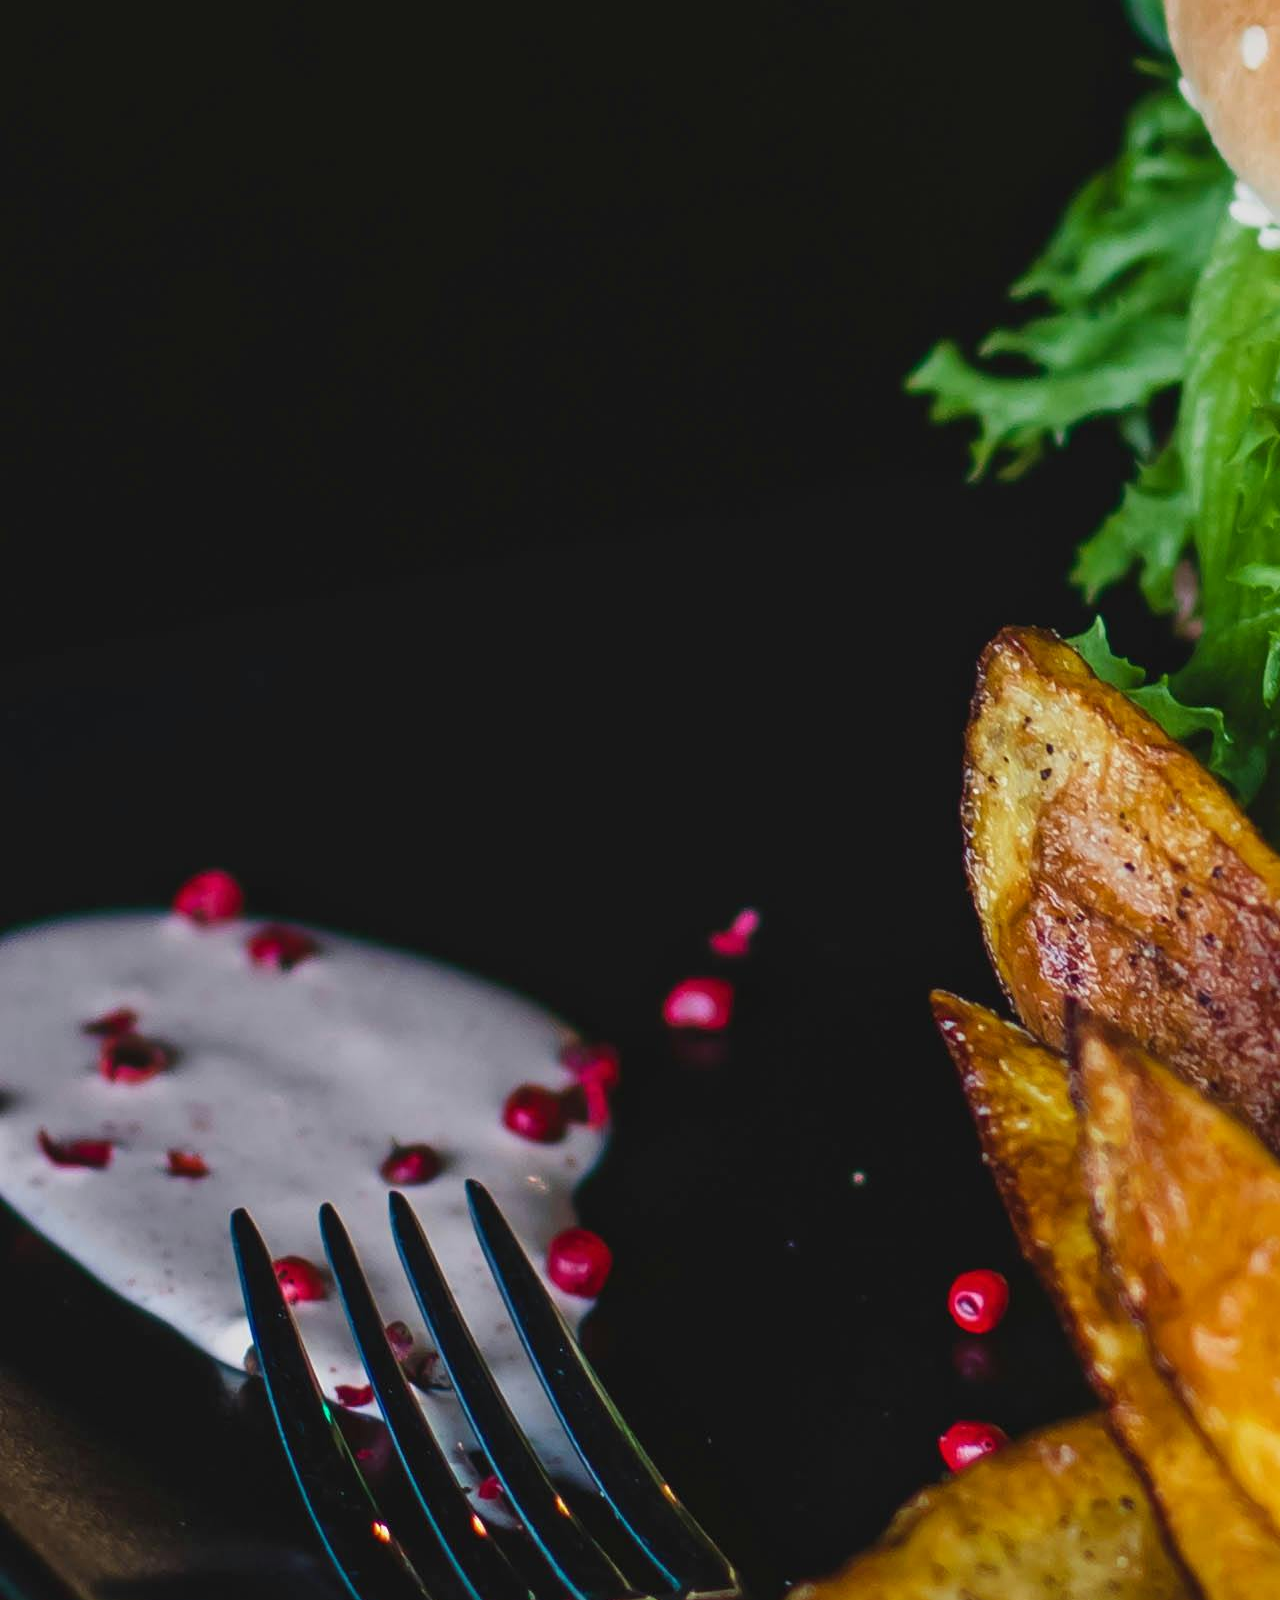
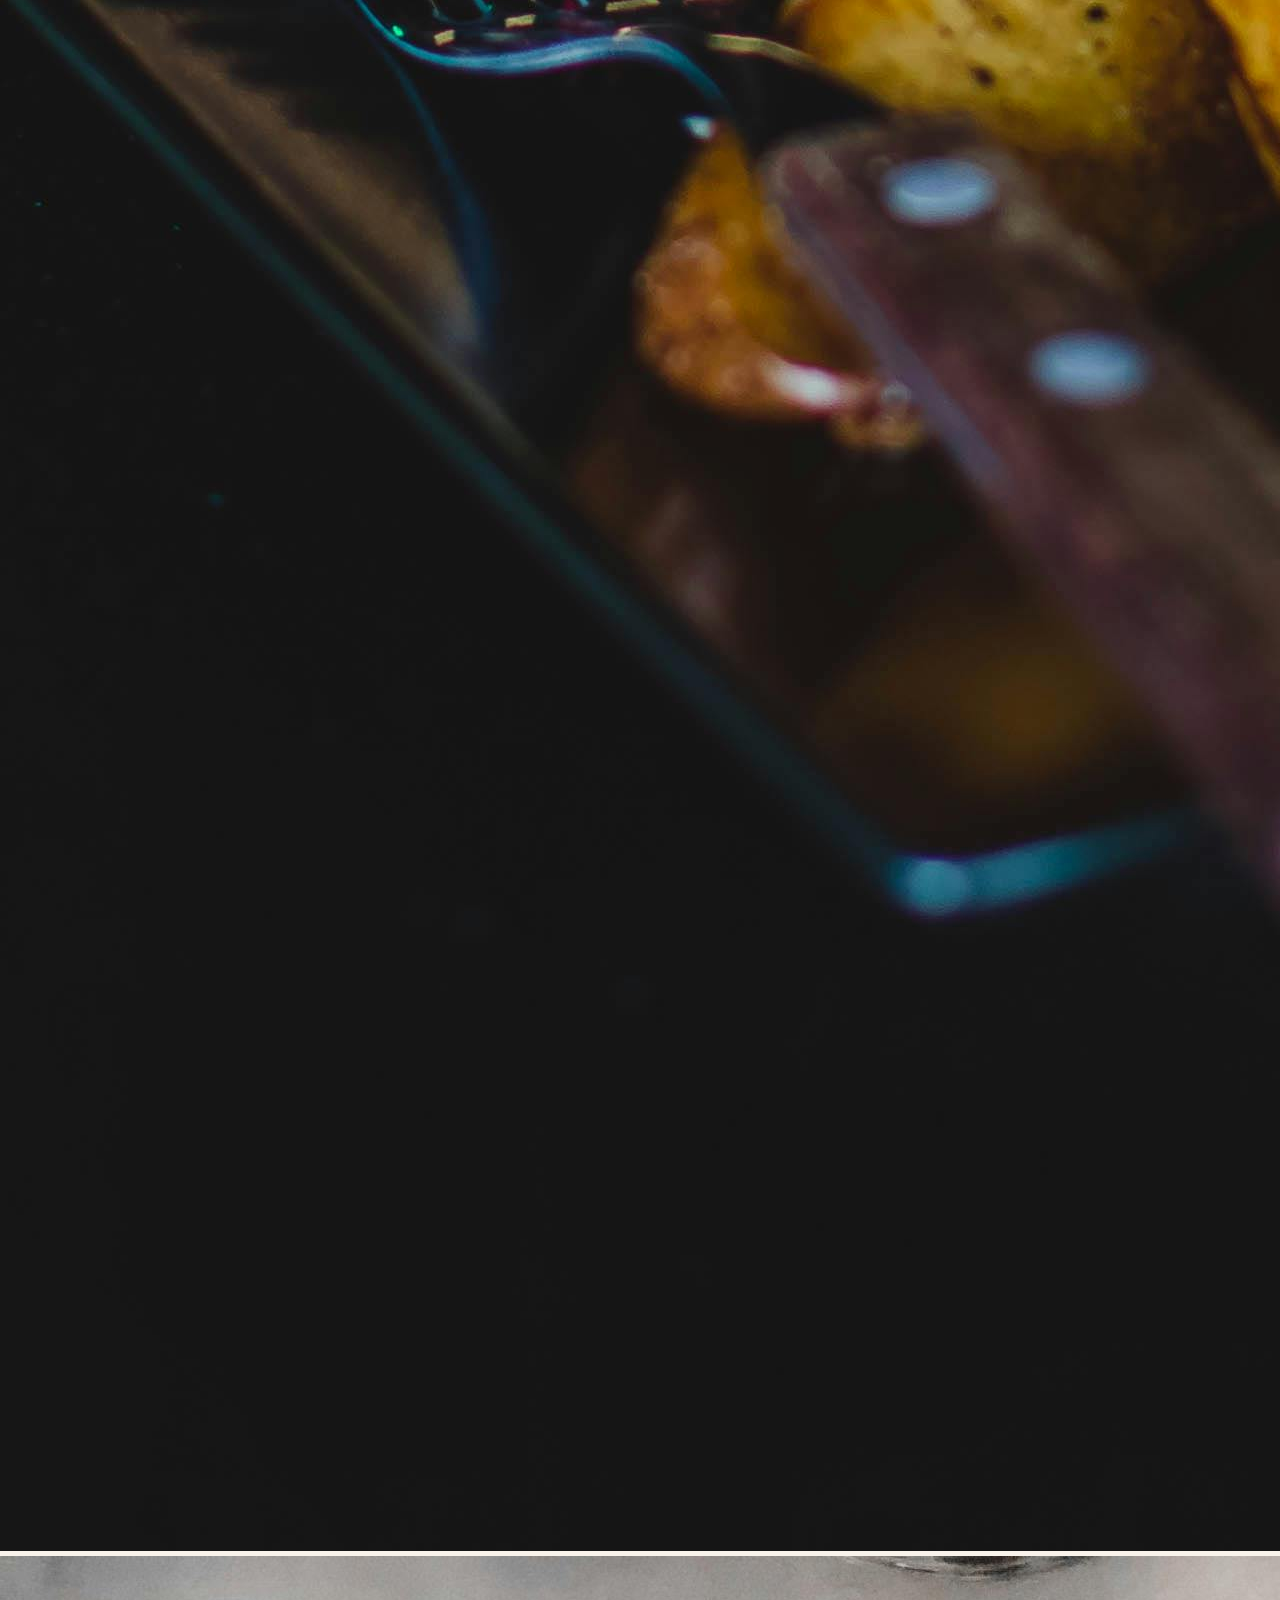
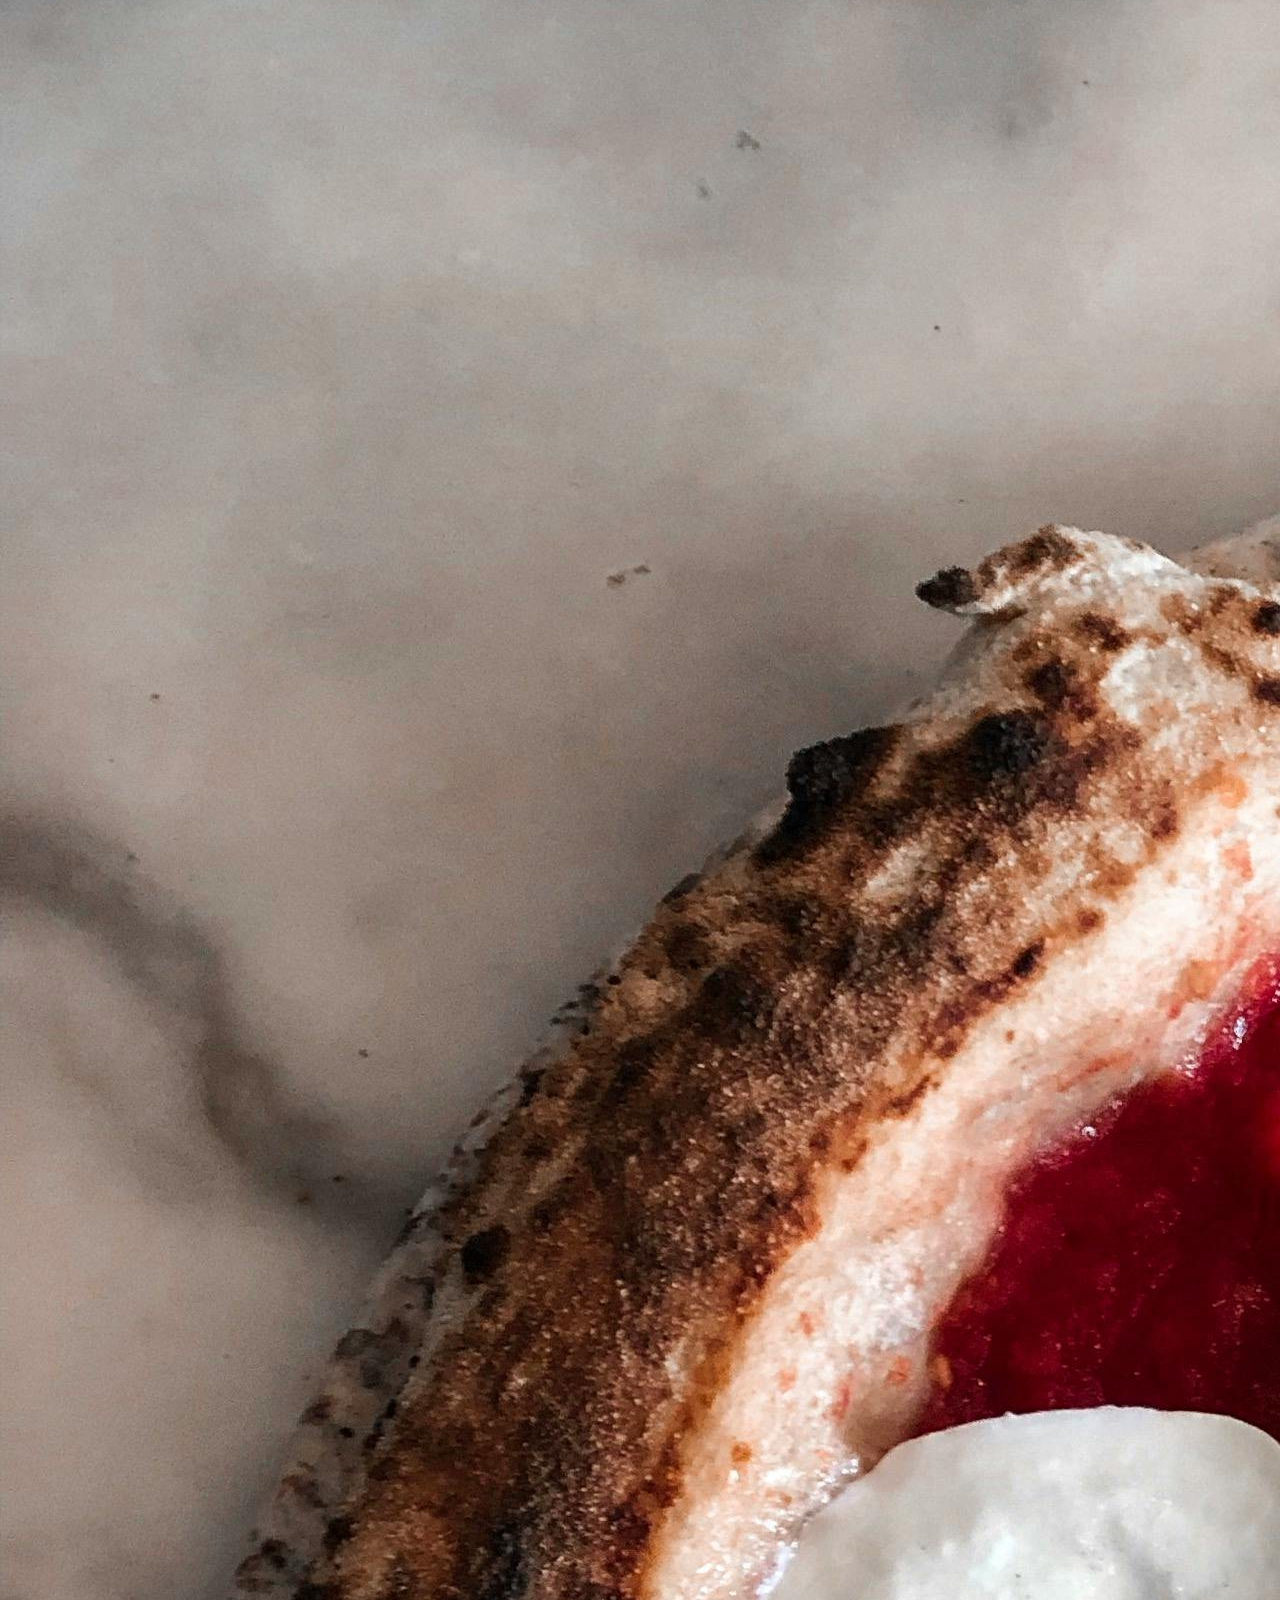
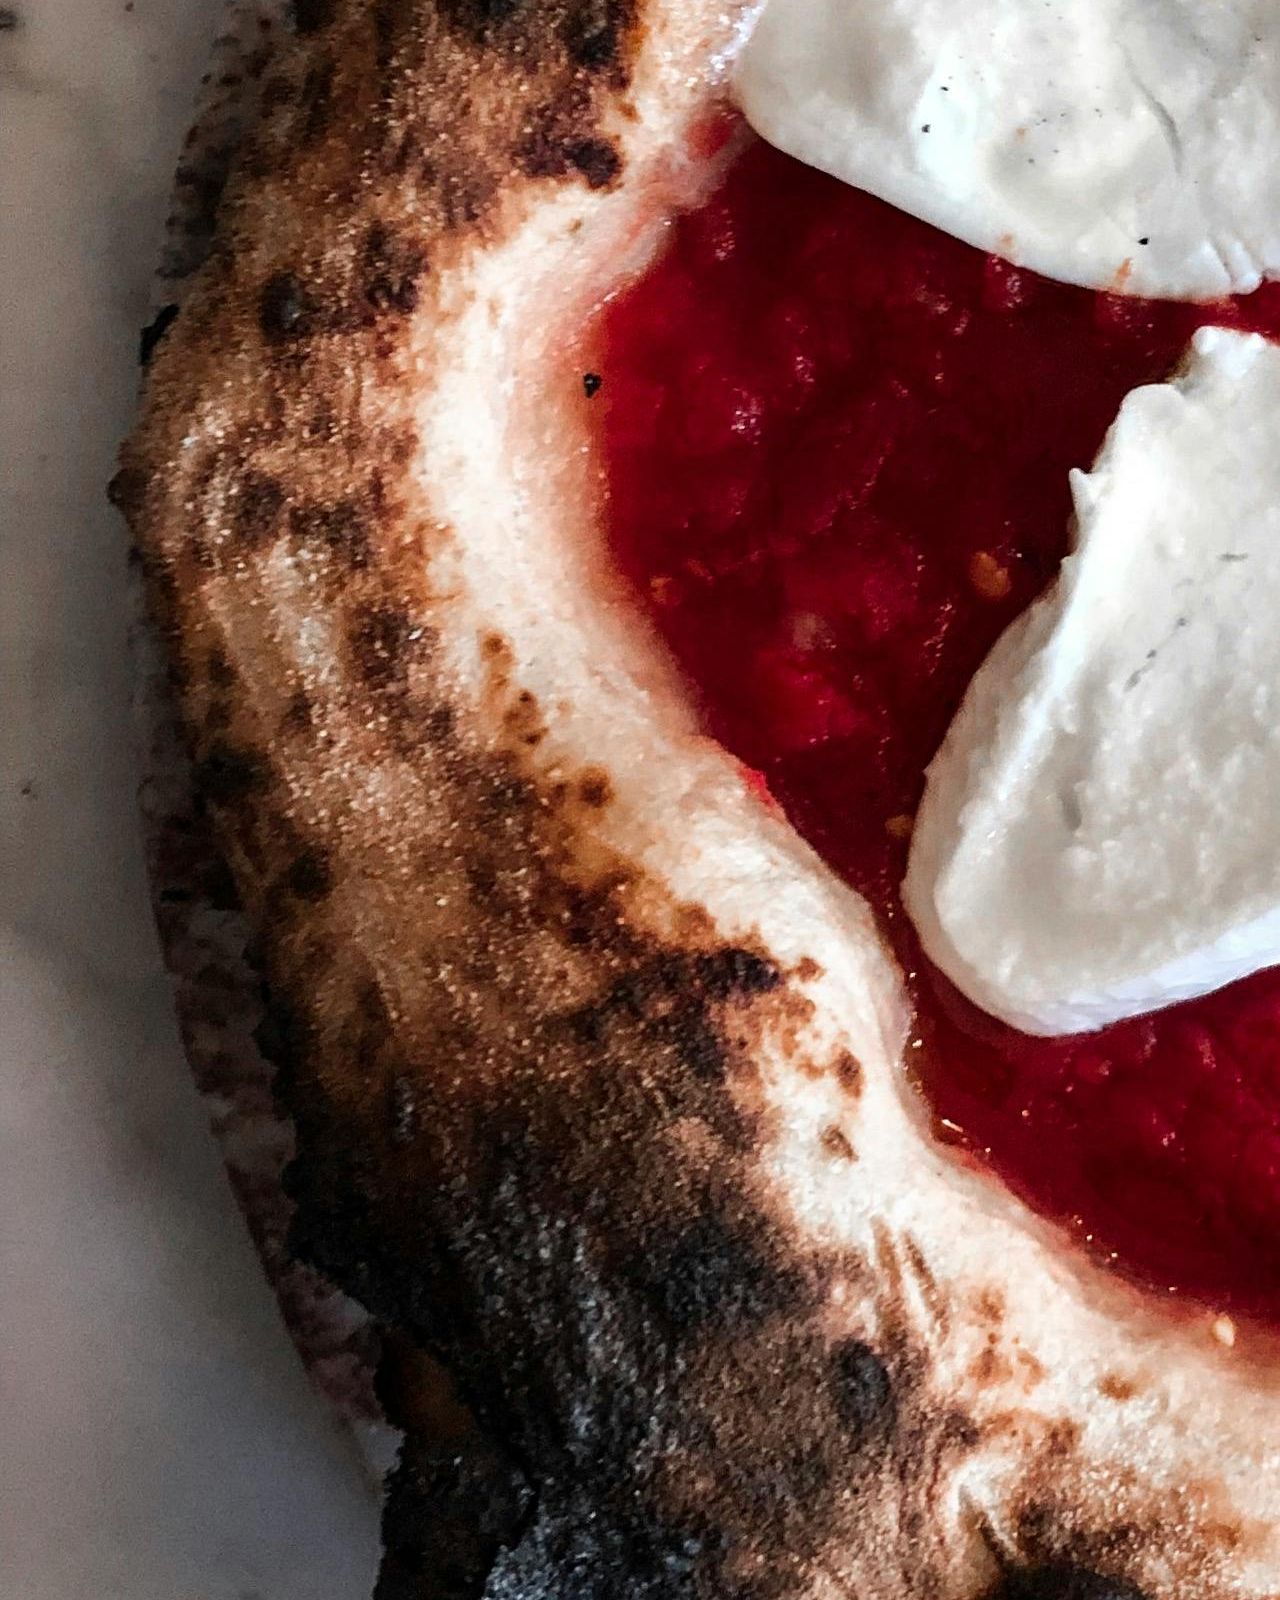
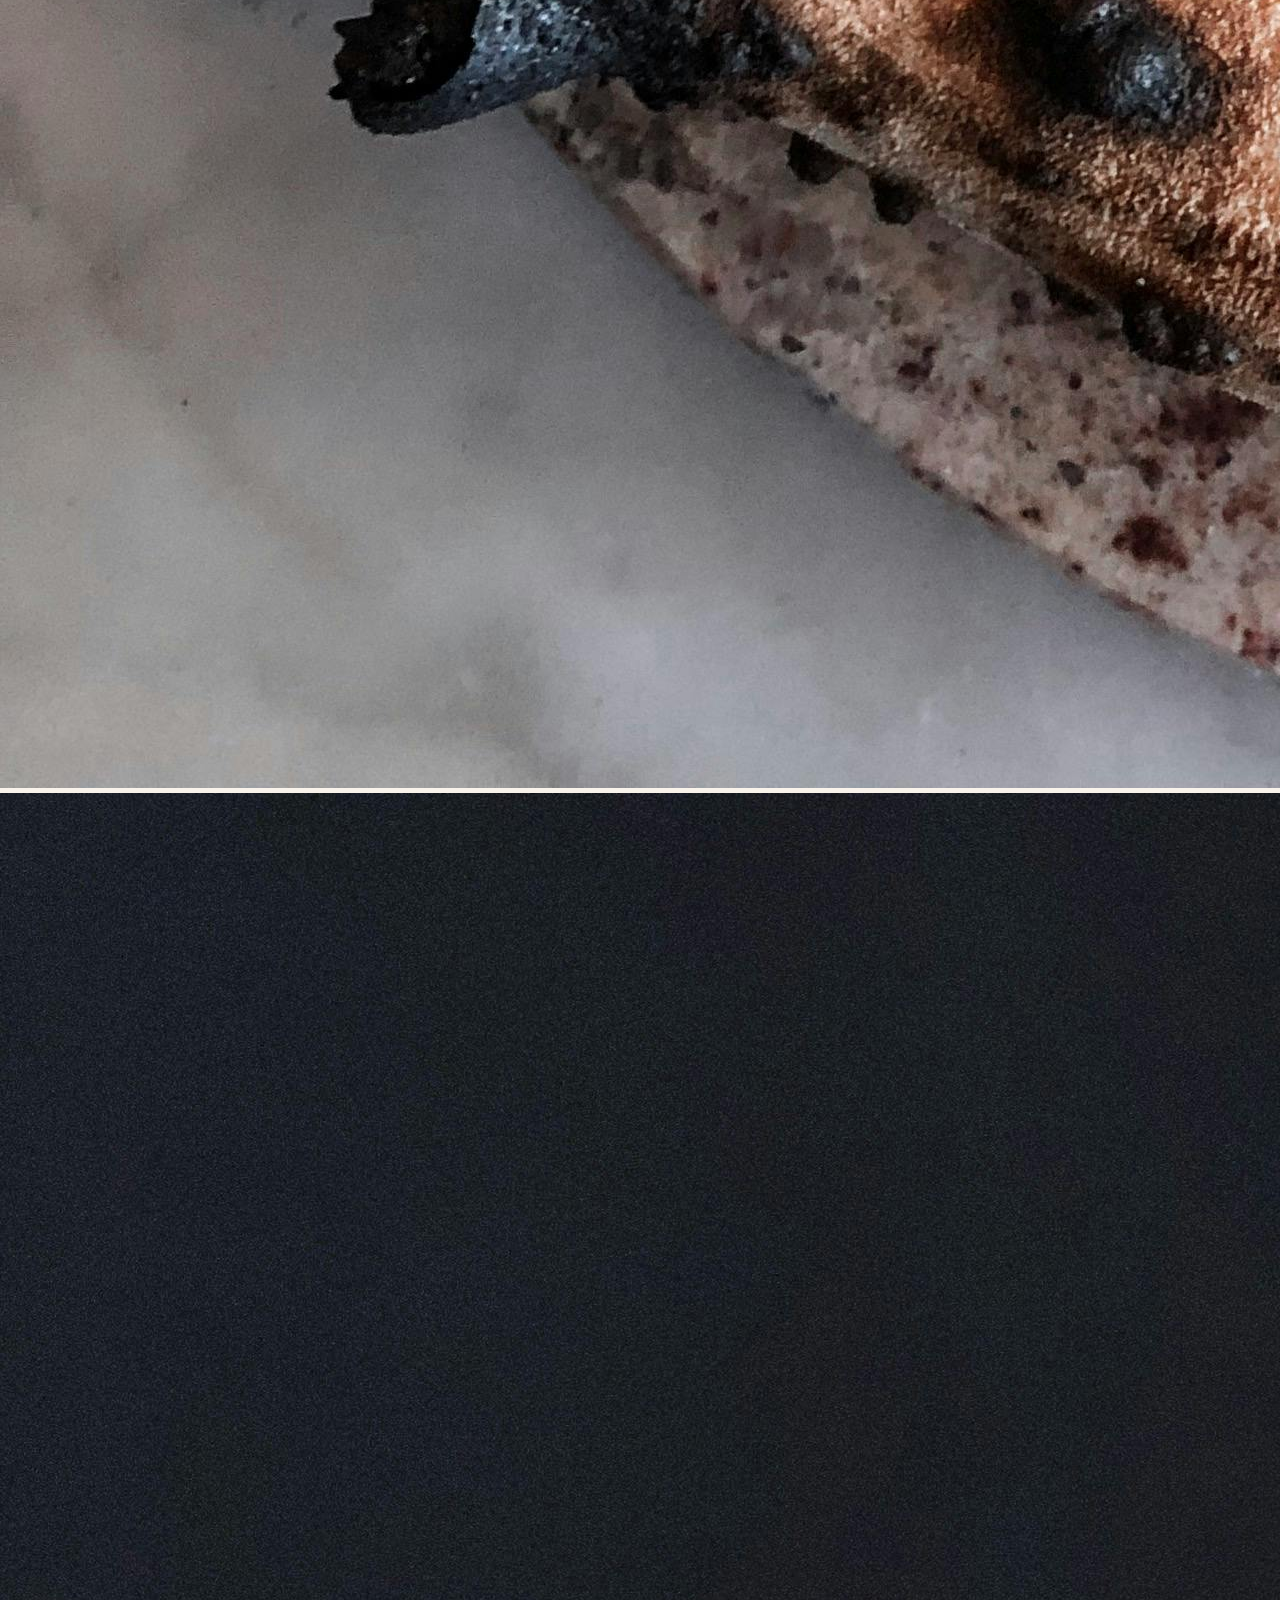
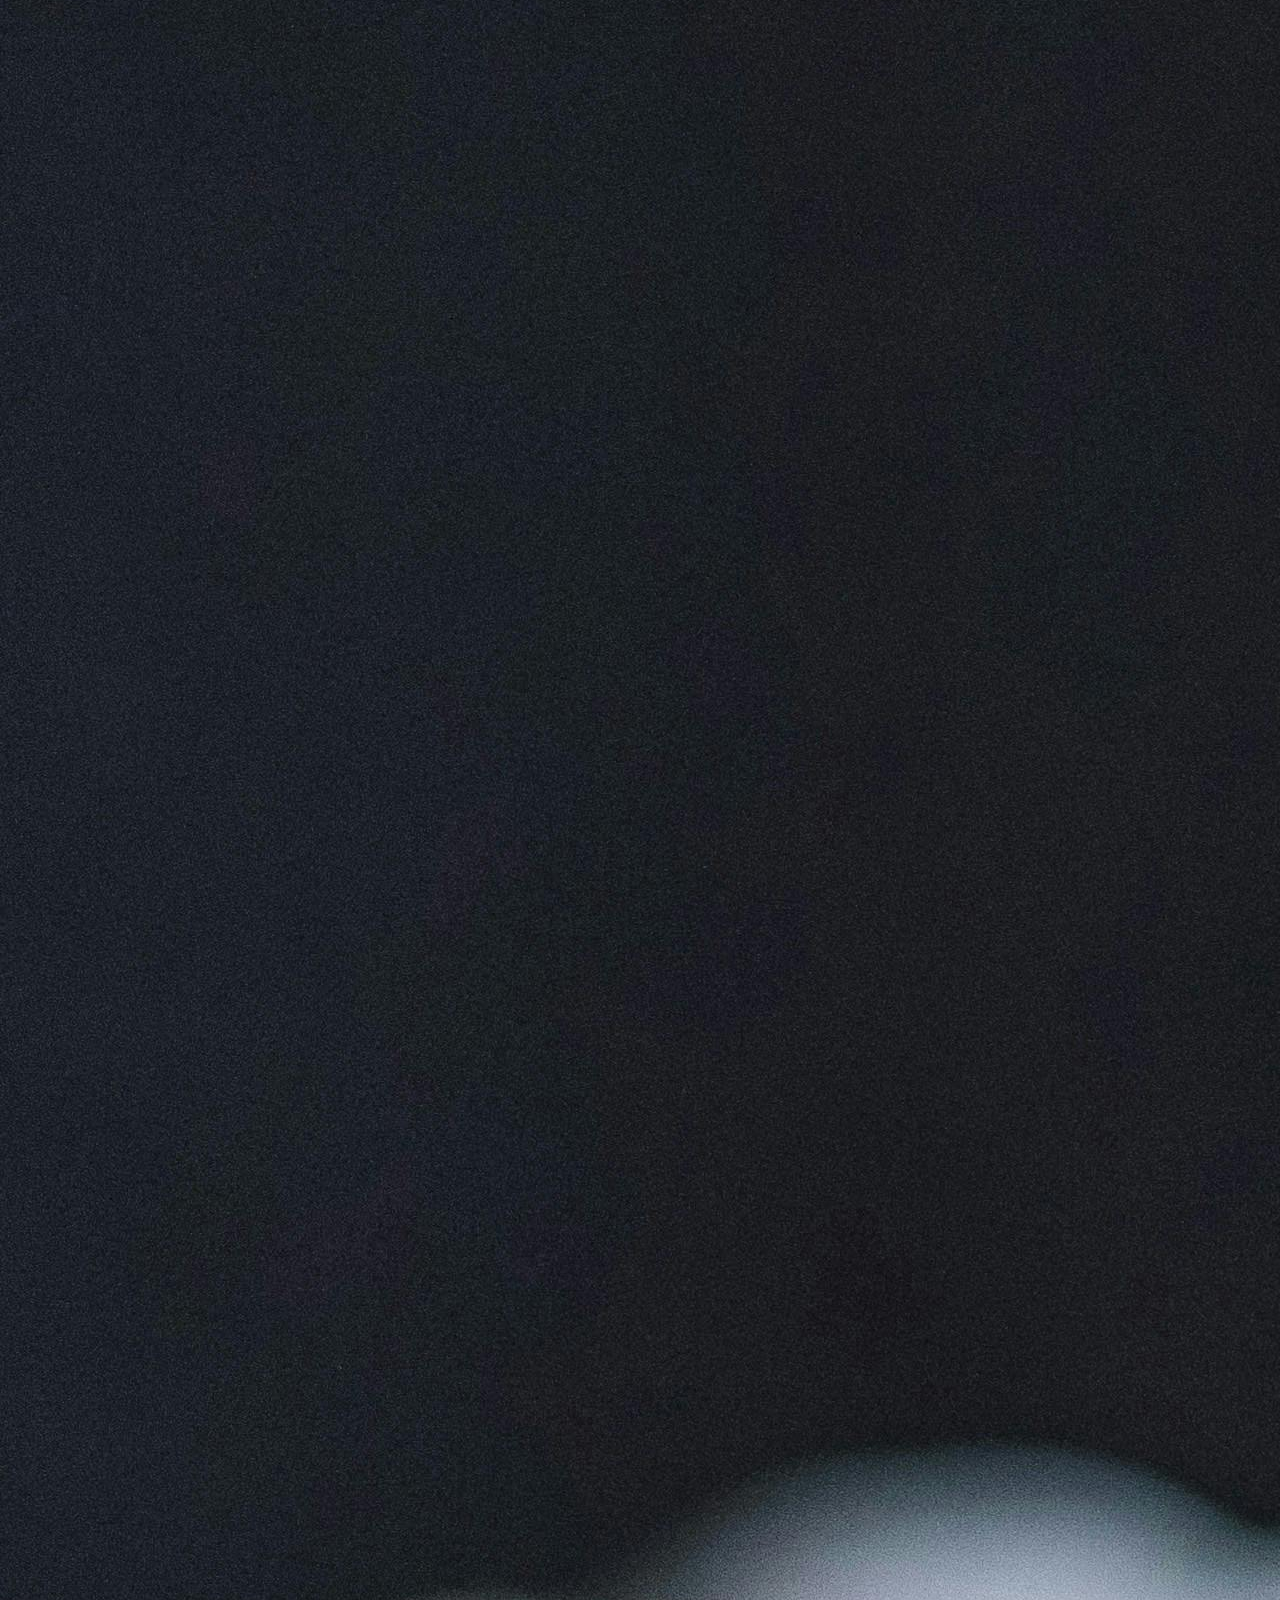
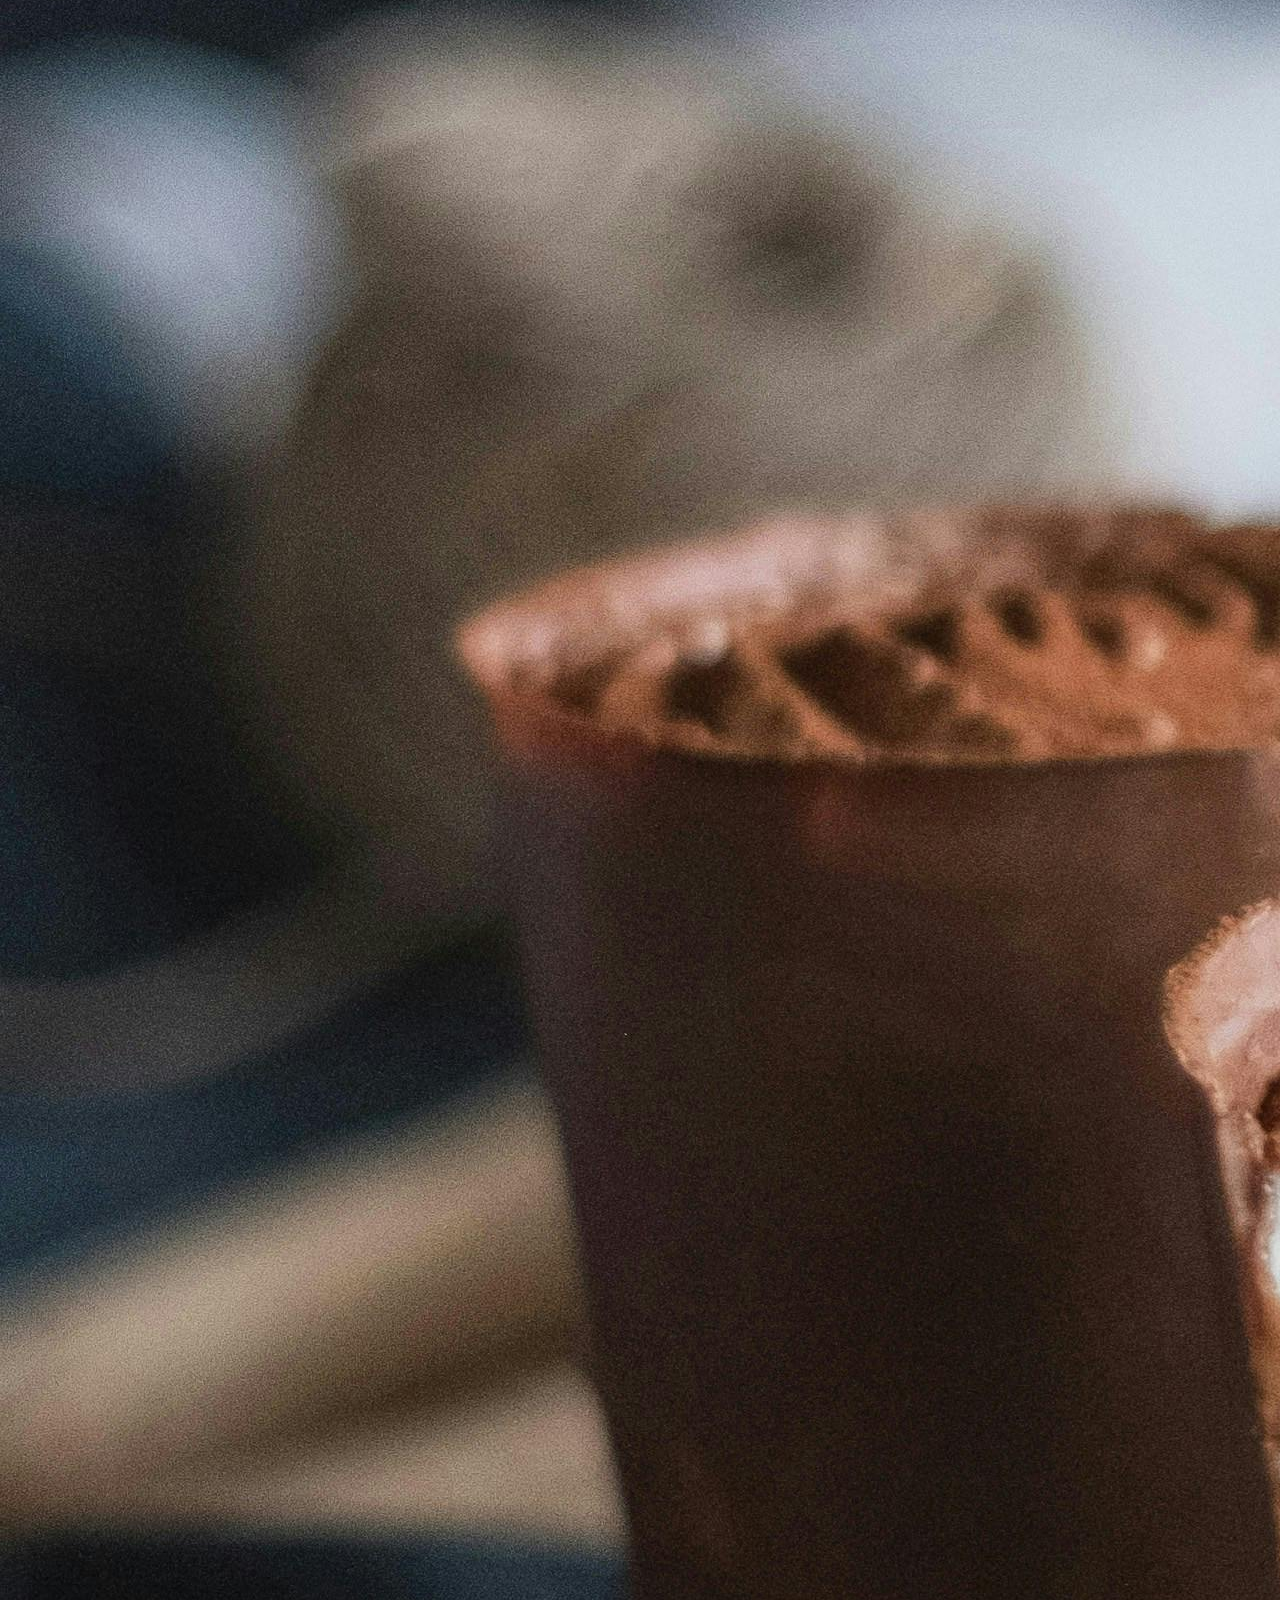
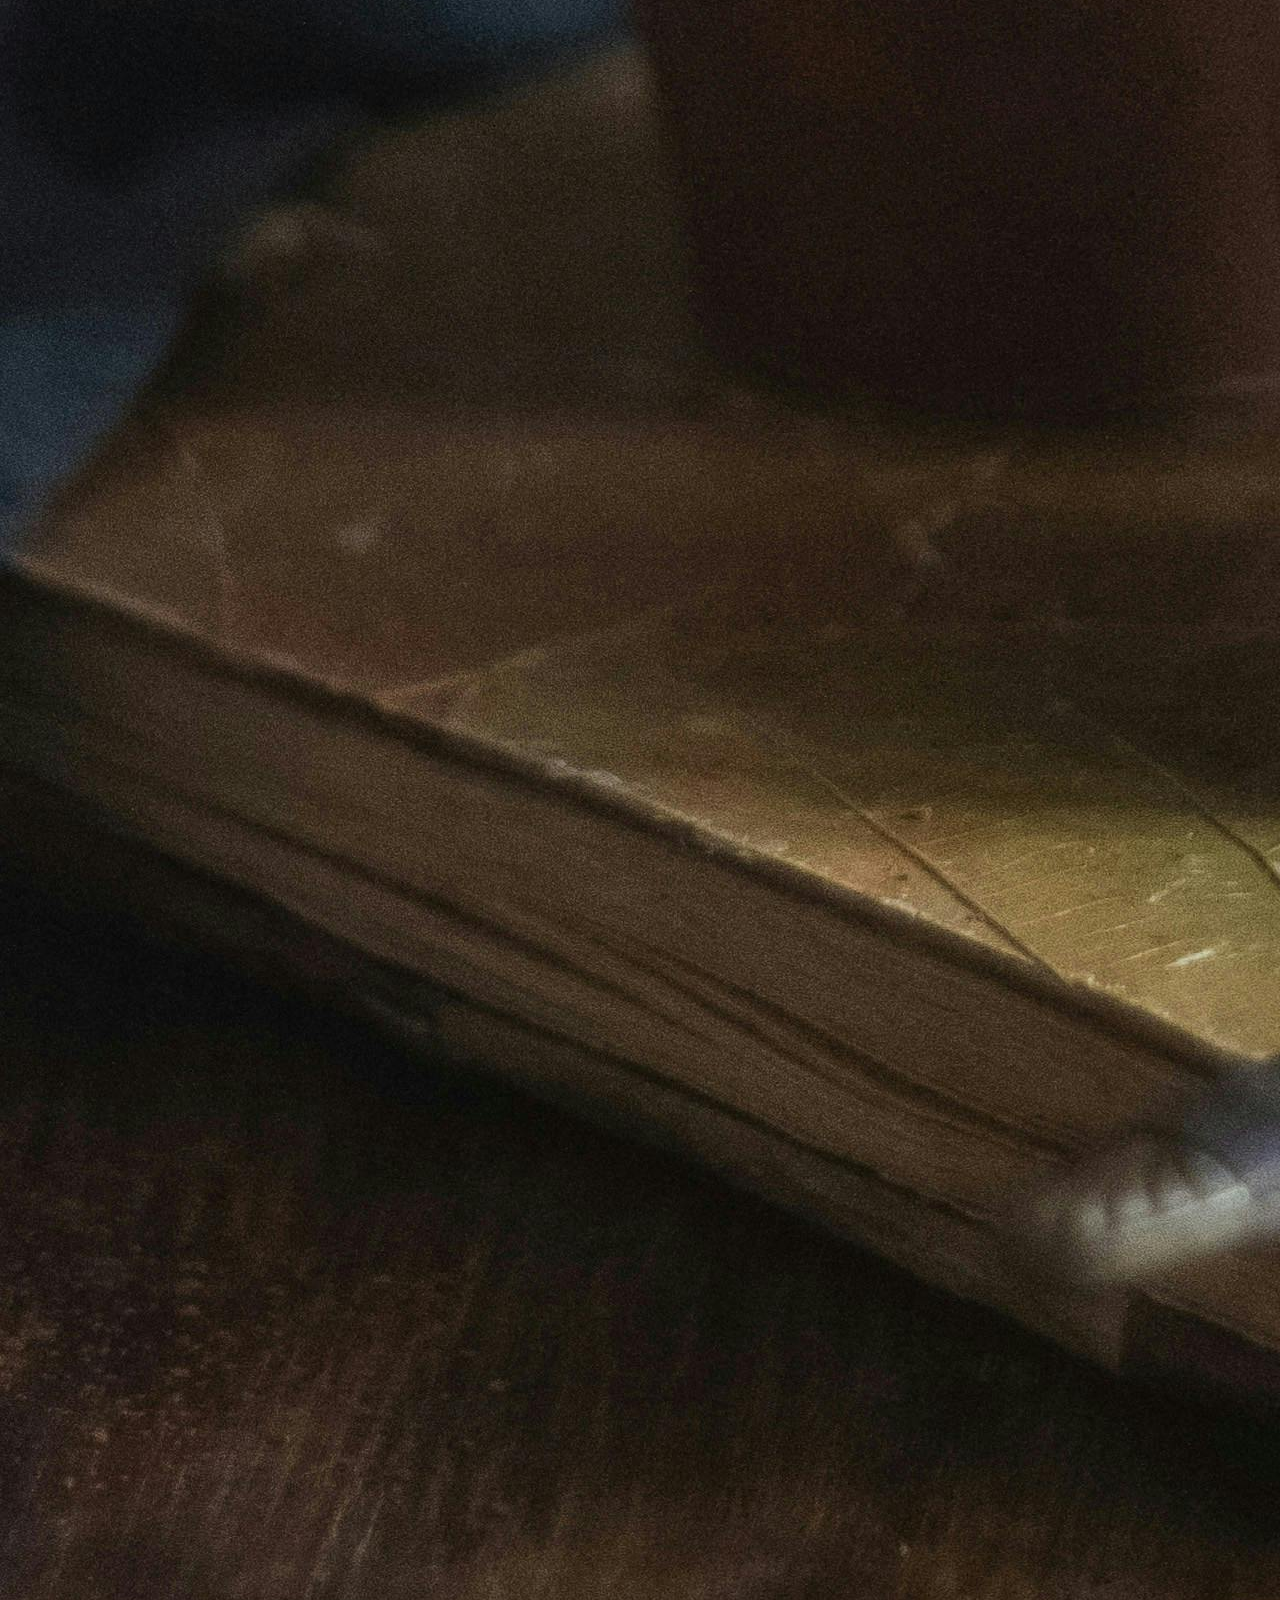
<file: strona_szczegolowa.html>
<!DOCTYPE html>
<html lang="pl">
    <head>
        <meta charset="UTF-8">
        <title>Ugotowani</title>
        <meta name="viewport" content="width=device-width, initial-scale=1.0">
        <link rel="stylesheet" type="text/css" href="strona_szczegolowa.css">
        <link rel="shortcut icon" href="logo_off.png">
        <link href="https://fonts.googleapis.com/css2?family=Open+Sans:wght@400;600&family=Poppins:wght@600&display=swap" rel="stylesheet">
        <link href="https://fonts.googleapis.com/css2?family=Roboto&display=swap" rel="stylesheet">
        <script src="https://ajax.googleapis.com/ajax/libs/jquery/3.7.1/jquery.min.js"></script>
        <script src="menu.js"></script>
    </head>
    <body>
        <header>
            <!--logo-->
            <a href="#" class="logo"><img src="logo_off.png" alt="Logo strony"></a>
            
            <!--górne menu-->
            <div id="menu">
                <ul>
                    <li class="menu-item">KUCHNIA
                        <ul class="submenu">
                            <li><a href="#">WŁOSKA</a></li>
                            <li><a href="#">AZJATYCKA</a></li>
                            <li><a href="#">MEKSYKAŃSKA</a></li>
                        </ul>
                    </li>
                    <li class="menu-item">RODZAJ
                        <ul class="submenu">
                            <li><a href="#">OBIADY</a></li>
                            <li><a href="#">ŚNIADANIA</a></li>
                            <li><a href="#">PRZEKĄSKI</a></li>
                        </ul>
                    </li>
                    <li class="menu-item">DIETA
                        <ul class="submenu">
                            <li><a href="#">BEZGLUTENOWA</a></li>
                            <li><a href="#">WEGAŃSKA</a></li>
                            <li><a href="#">WEGETARIAŃSKA</a></li>
                        </ul>
                    </li>
                    <li class="menu-item">DESERY
                        <ul class="submenu">
                            <li><a href="#">TORTY</a></li>
                            <li><a href="#">BROWNIE</a></li>
                            <li><a href="#">SERNIKI</a></li>
                        </ul>
                    </li>
                </ul>
            </div>

            <div class="search-bar">
                <input type="text" placeholder="Szukaj przepisu...">
                <button onclick="window.location.href='strona_filtrowania.html';">WYSZUKAJ</button>
            </div>
        </header>

        <section class="hero">
            <h1></h1>
        </section>

        <section class="popular-recipes">
            <h2>Najbardziej popularne przepisy</h2>
            <div class="recipe-grid">
                <div class="recipe-card">
                    <a href="#">
                        <img src="burger.jpg" alt="Burgery">
                    </a>
                </div>
                <div class="recipe-card">
                    <a href="#">
                        <img src="pizza.jpg" alt="Pizza">
                    </a>
                </div>
                <div class="recipe-card">
                    <a href="#">
                        <img src="tiramisu.jpg" alt="Tiramisu">
                    </a>
                </div>
            </div>
        </section>

        <section class="newsletter">
            <h2>Śledź najnowsze trendy</h2>
            <p>Dzięki newsletterowi będziesz na bieżąco z wszystkimi nowościami!</p>
            <input type="email" placeholder="EMAIL">
            <button>ZAPISZ SIĘ</button>
        </section>

        <footer>
            <p>&copy; 2025 UGOTOWANI | <a href="mailto: kontakt@przepisy.pl">ugotowani@email.com</a></p>
        </footer>
    </body>
</html>
</file>
<file: strona_filtrowania.css>
body {
    font-family: 'Open Sans', sans-serif;
    background-color: rgb(249, 243, 235);
    margin: 0;
    padding: 0;
}

header {
    display: flex;
    justify-content: space-between;
    align-items: center;
    background-color: #f9f3eb;
    padding: 10px 20px;
    box-shadow: 0 2px 5px rgba(0, 0, 0, 0.1);
    position: relative; /* Dodano relative, aby z-index działał */
    z-index: 2; /* Ustawienie większego z-index dla header */
}

.logo img{
    height: 40px;
    width: 40px;
}

#menu {
    display: flex;
    gap: 15px;
    position: relative; /* Dodano relative, aby menu mogło mieć z-index */
    z-index: 3; /* Menu będzie miało wyższy z-index niż tło */
}

#menu ul {
    list-style-type: none;
    margin: 0;
    padding: 0;
    display: inline-block;
}

#menu ul li {
    display: inline-block;
    padding: 10px 10px;
    position: relative;
    list-style-type: none;
    min-width: 180px;
    height: auto;
    line-height: normal;
    font-size: 20px;
    color: #000000;
    margin: 5px;
    margin-bottom: 0px;
    text-align: center;
    box-sizing: border-box;
}

#menu ul li + li {
    border-left: 2px solid #c3c3c3; /* Pionowa linia oddzielająca elementy */
}

#menu ul li ul {
    position: absolute;
    left: 0;
    top: 100%;
    width: calc(100% + 14px); /* Dopasowuje szerokość do rodzica, uwzględniając obramowanie */
    display: none;
    background-color: rgb(249, 243, 235, 0.5);
    box-sizing: border-box;
    border-left: none;
    z-index: 4; /* Ustawienie wyższego z-index dla rozwijanego menu */
}

#menu ul li ul li {
    padding: 10px 10px;
    text-align: center;
    white-space: nowrap;
    border-left: none;
}

#menu ul li ul li a {
    text-decoration: none;
    text-align: center;
    color: #000000;
    font-size: 18px;
    transition: color 0.3s;
    display: block;
}

#menu ul li ul li a:hover {
    color: rgb(134, 84, 57);
}

.search-bar {
    display: flex;
    align-items: center;
}

.search-bar input {
    border: 1px solid #ccc;
    border-radius:5px;
    padding: 10px;
    width: 300px;
    margin: 10px 0;
}

.search-bar button {
    background-color: #865439;
    color: #fff;
    border: none;
    padding: 10px 20px;
    border: 1px solid #ccc;
    border-radius: 5px;
    cursor: pointer;
    margin-left: 5px;
    transition: background-color 0.3s;
}

.search-bar button:hover {
    background-color: #6d3a29;
}

.container {
    display: flex;
    margin: 50px auto;
    gap: 20px;
    margin-left: 20px;
}

.filters {
    flex: 1;
    background-color: #fff;
    padding: 20px;
    border-radius: 10px;
    box-shadow: 0 2px 5px rgba(0, 0, 0, 0.1);
    max-width: 500px; 
    height: 675px;
    margin-top: 80px;

}
.filters h2 {
    font-family: 'Poppins', sans-serif;
    color: #865439;
    margin-bottom: 15px;
    font-size: 1.5em;
    text-align: left;
}

.filter-section {
    display: flex;
    flex-direction: column;
    gap: 10px;
    margin-bottom: 15px;
}
.filter-section div {
    display: flex;
    align-items: center; 
    gap: 10px; 
    margin-bottom: 8px;
}

.filter-section label {
    color: #7c705b;
    font-size: 1em;
    line-height: 1.5;
    cursor: pointer; 
}

.filter-section input[type="checkbox"] {
    appearance: none;
    width: 16px;
    height: 16px;
    border: 2px solid #7c705b;
    border-radius: 5px;
    display: flex;
    align-items: center;
    justify-content: center;
    cursor: pointer;
}

.filter-section input[type="checkbox"]:checked {
    background-color: #D8F3DC;/*zmienic kolory*/
    border-color: #A7C957;
}

#keywordInput {
    width: auto;
    padding: 10px;
    border: 1px solid #ccc;
    border-radius: 5px;
}

#addKeywordBtn {
    display: block;
    margin: 10px auto; 
    padding: 10px;
    background-color: #865439;
    color: #fff;
    border: none;
    border-radius: 5px;
    cursor: pointer;
    text-align: center; 
}

#addKeywordBtn:hover {
    background-color: #6d3a29;
}

.filtred-recipes h2 {
    font-family: 'Poppins', sans-serif;
    color: #6d3a29;
    padding: 20px;
    font-size: 30px;
    margin-top:80px;
}
.recipe-grid {
    display: grid;
    grid-template-columns: repeat(3, 1fr);
    gap: 20px;
}
.recipe-card {
    background-color:transparent;
    box-shadow: 0 2px 5px rgba(0, 0, 0, 0.1);
    box-shadow: none; 
    overflow: hidden; 
    padding: 0; 
    text-align: center;
    position: relative;
}

.recipe-card img:hover {
    transform: scale(1.2);
}

.recipe-card img {
    width: 90%; 
    height: 80%; 
    object-fit: cover; 
    transition: transform 0.3s ease; 
}

.recipe-card h3 {
    font-family: 'Poppins', sans-serif;
    color: #7c705b;
    margin-top: 10px;
    font-size: 1.1em;
    text-align: center;
}

.newsletter {
    background-color: rgba(134, 84, 57, 0.6);
    padding: 20px;
    text-align: center;
    margin-top: 20px;
}

.newsletter h2 {
    font-family: 'Poppins', sans-serif;
    color: #000000;
}

.newsletter input {
    padding: 10px;
    width: 300px;
    margin: 10px 0;
    border-radius: 5px;
    border: 1px solid #ccc;
}

.newsletter button {
    padding: 10px 20px;
    background-color: #865439;
    color: #fff;
    border-radius: 5px;
    border: none;
    cursor: pointer;
    transition: background-color 0.3s;
}

.newsletter button:hover {
    background-color: #6d3a29;
}

footer {
    background-color: #fff;
    text-align: center;
    padding: 20px;
    box-shadow: 0 -2px 5px rgba(0, 0, 0, 0.1);
}

footer p {
    font-size: 0.9em;
    color: #7c705b;
}

footer a {
    color: #865439;
    text-decoration: none;
}

footer a:hover {
    text-decoration: underline;
}
</file>
<file: strona_glowna.css>
body {
    font-family: 'Open Sans', sans-serif;
    background-color: rgb(249, 243, 235);
    margin: 0;
    padding: 0;
}

header {
    display: flex;
    justify-content: space-between;
    align-items: center;
    background-color: #f9f3eb;
    padding: 10px 20px;
    box-shadow: 0 2px 5px rgba(0, 0, 0, 0.1);
    position: relative; /* Dodano relative, aby z-index działał */
    z-index: 2; /* Ustawienie większego z-index dla header */
}

.logo img{
    height: 40px;
    width: 40px;
}

#menu {
    display: flex;
    gap: 15px;
    position: relative; /* Dodano relative, aby menu mogło mieć z-index */
    z-index: 3; /* Menu będzie miało wyższy z-index niż tło */
}

#menu ul {
    list-style-type: none;
    margin: 0;
    padding: 0;
    display: inline-block;
}

#menu ul li {
    display: inline-block;
    padding: 10px 10px;
    position: relative;
    list-style-type: none;
    min-width: 180px;
    height: auto;
    line-height: normal;
    font-size: 20px;
    color: #000000;
    margin: 5px;
    margin-bottom: 0px;
    text-align: center;
    box-sizing: border-box;
}

#menu ul li + li {
    border-left: 2px solid #c3c3c3; /* Pionowa linia oddzielająca elementy */
}

#menu ul li ul {
    position: absolute;
    left: 0;
    top: 100%;
    width: calc(100% + 14px); /* Dopasowuje szerokość do rodzica, uwzględniając obramowanie */
    display: none;
    background-color: rgb(249, 243, 235, 0.5);
    box-sizing: border-box;
    border-left: none;
    z-index: 4; /* Ustawienie wyższego z-index dla rozwijanego menu */
}

#menu ul li ul li {
    padding: 10px 10px;
    text-align: center;
    white-space: nowrap;
    border-left: none;
}

#menu ul li ul li a {
    text-decoration: none;
    text-align: center;
    color: #000000;
    font-size: 18px;
    transition: color 0.3s;
    display: block;
}

#menu ul li ul li a:hover {
    color: rgb(134, 84, 57);
}

.search-bar {
    display: flex;
    align-items: center;
}

.search-bar input {
    border: 1px solid #ccc;
    border-radius: 1px;
    padding: 10px;
    width: 300px;
    margin: 10px 0;
}

.search-bar button {
    background-color: #865439;
    color: #fff;
    border: none;
    padding: 10px 20px;
    border: 1px solid #ccc;
    border-radius: 1px;
    cursor: pointer;
    margin-left: 5px;
    transition: background-color 0.3s;
}

.search-bar button:hover {
    background-color: #6d3a29;
}

.hero {
    background: url('glowne.jpg') center/cover no-repeat;
    position:relative;
    text-align: center;
    padding: 50px 20px;
    height: 500px;
    display: flex;
    justify-content: center;
    align-items: center;
}

.hero h1 {
    font-family: 'Open Sans', sans-serif;
    font-size: 4em; /* Duży tekst */
    color: rgba(0, 0, 0, 0.9); /* Biały tekst z lekką przezroczystością */
    position: relative;
    font-weight: 400; /* Normalna grubość czcionki */
    background-color: rgb(249, 243, 235, 0.7); /* Ciemne tło dla lepszej widoczności */
    padding: 20px 40px; /* Odstępy wokół tekstu */
    box-shadow: 0 4px 15px rgba(0, 0, 0, 0.3); /* Delikatny cień dla eleganckiego wyglądu */
}

.popular-recipes {
    padding: 20px;
    text-align: center;
}

.popular-recipes h2 {
    font-family: 'Poppins', sans-serif;
    color: #000000;
    padding: 20px;
    font-size: 30px;
}

.recipe-grid {
    display: grid;
    grid-template-columns: repeat(3, 1fr);
    gap: 20px;
}

.recipe-card {
    background-color:transparent;
    box-shadow: 0 2px 5px rgba(0, 0, 0, 0.1);
    box-shadow: none; /* Usuń cień */
    overflow: hidden; /* Ukryj nadmiar zawartości */
    padding: 0; /* Usuń odstępy wewnętrzne */
    text-align: center;
    position: relative; /* Konieczne do obsługi efektu na obrazie */
}

.recipe-card img:hover {
    transform: scale(1.2);
}

.recipe-card img {
    width: 100%; /* Zdjęcie wypełnia całą szerokość */
    height: 100%; /* Zdjęcie wypełnia całą wysokość */
    object-fit: cover; /* Dopasowanie zdjęcia, zachowując proporcje */
    transition: transform 0.3s ease; /* Płynny efekt zoomu */
}

.newsletter {
    background-color: rgba(134, 84, 57, 0.6);
    padding: 20px;
    text-align: center;
}

.newsletter h2 {
    font-family: 'Poppins', sans-serif;
    color: #000000;
}

.newsletter input {
    padding: 10px;
    width: 300px;
    margin: 10px 0;
    border-radius: 1px;
    border: 1px solid #ccc;
}

.newsletter button {
    padding: 10px 20px;
    background-color: #865439;
    color: #fff;
    border-radius: 1px;
    border: 1px solid #ccc;
    cursor: pointer;
    transition: background-color 0.3s;
}

.newsletter button:hover {
    background-color: #6d3a29;
}

footer {
    background-color: #fff;
    text-align: center;
    padding: 20px;
    box-shadow: 0 -2px 5px rgba(0, 0, 0, 0.1);
}

footer p {
    font-size: 0.9em;
    color: #7c705b;
}

footer a {
    color: #865439;
    text-decoration: none;
}

footer a:hover {
    text-decoration: underline;
}
</file>
<file: strona_szczegolowa.css>
* {
    box-sizing: border-box;
}

body, header, section, footer {
    width: 100%;
    max-width: 100%;
    margin: 0;
    padding: 0;
}

body {
    font-family: 'Open Sans', sans-serif;
    background-color: rgb(249, 243, 235);
    margin: 0;
    padding: 0;
    box-sizing: border-box;
    width: 100%;
}

header {
    display: flex;
    flex-direction: row;
    justify-content: space-between;
    align-items: center;
    background-color: #f9f3eb;
    padding: 10px 20px;
    box-shadow: 0 2px 5px rgba(0, 0, 0, 0.1);
    position: relative;
    z-index: 2; 
}

.logo img{
    height: 40px;
    width: 40px;
}


#menu {
    display: flex;
    justify-content: space-between; 
    align-items: center;
    gap: 20px;
    position: relative;
    z-index: 3;
}

#menu ul {
    list-style-type: none;
    margin: 0;
    padding: 0;
    display: inline-block;
    width: 100%;
    display: flex;
}

#menu ul li {
    flex:1;
    display: inline-block;
    padding: 10px 10px;
    position: relative;
    list-style-type: none;
    min-width: 180px;
    height: auto;
    line-height: normal;
    font-size: 20px;
    color: #000000;
    text-align: center;
    box-sizing: border-box;
    border-left: 2px solid #c3c3c3;
}

#menu ul li ul {
    position: absolute;
    left: 0;
    top: 100%;
    width: calc(100%); 
    display: none;
    background-color: rgb(249, 243, 235, 0.5);
    box-sizing: border-box;
    border-left: none;
    z-index: 4; 
}

#menu ul li ul li {
    padding: 10px 10px;
    text-align: center;
    white-space: nowrap;
    border-left: none;
}
#menu ul li ul li:first-child {
    margin-top: 10px;
}
#menu ul li ul li a {
    text-decoration: none;
    text-align: center;
    color: #000000;
    font-size: 18px;
    transition: color 0.3s;
    display: block;
}

#menu ul li ul li a:hover {
    color: rgb(134, 84, 57);
}

.search-bar {
    display: flex;
    align-items: center;
}

.search-bar input {
    border: 1px solid #ccc;
    border-radius: 5px;
    padding: 10px;
    width: 200px;
    margin: 10px 0;
    font-size: 14px;
}

.search-bar button {
    background-color: #865439;
    color: #fff;
    border: none;
    padding: 10px 20px;
    border: 1px solid #ccc;
    border-radius: 5px;
    cursor: pointer;
    margin-left: 5px;
    transition: background-color 0.3s;
    font-size: 14px;
}

.search-bar button:hover {
    background-color: #6d3a29;
}


.newsletter {
    background-color: rgba(134, 84, 57, 0.6);
    padding: 20px;
    text-align: center;
    margin-top: 20px;
}

.newsletter h2 {
    font-family: 'Poppins', sans-serif;
    color: #000000;
}

.newsletter input {
    padding: 10px;
    width: 300px;
    margin: 10px 0;
    border-radius: 5px;
    border: 1px solid #ccc;
}

.newsletter button {
    padding: 10px 20px;
    background-color: #865439;
    color: #fff;
    border-radius: 5px;
    border: none;
    cursor: pointer;
    transition: background-color 0.3s;
}

.newsletter button:hover {
    background-color: #6d3a29;
}

footer {
    background-color: #fff;
    text-align: center;
    padding: 20px;
    box-shadow: 0 -2px 5px rgba(0, 0, 0, 0.1);
}

footer p {
    font-size: 0.9em;
    color: #7c705b;
}

footer a {
    color: #865439;
    text-decoration: none;
}

footer a:hover {
    text-decoration: underline;
}

.hero {
    background: url('glowne_male.jpg') center/cover no-repeat;
    position:relative;
    text-align: center;
    padding: 0;
    margin: 0;
    display: flex;
    justify-content: center;
    align-items: center;
    width: 100%;
    height: 200px;
}


#map {
    width: 100%;
    height: 400px;
    margin: 20px auto;
    border: 1px solid #ccc;
}

.map-section {
    padding: 20px;
    text-align: center;
    margin: 20px auto;
    max-width: 800px;
}

.map-section h2 {
    font-family: 'Poppins', sans-serif;
    color: #000;
    margin-bottom: 15px;
    font-size: 1.5em;
}

.container {
    display:inline-flex;
    margin:  0px 40px;
    max-width: 14000px;
}

.recipe-header {
    display: flex;
    flex-direction: row; /* Obraz po lewej, a tekst po prawej */
    align-items: center;
    justify-content: space-between;
    gap: 20px;
    margin: 40px auto; 
    padding: 20px;
    background-color: #ffffff;
    border-radius: 10px;
    box-shadow: 0 2px 5px rgba(0, 0, 0, 0.1);
    max-width: 550px; 
}

.recipe-header img {
    flex: 0 0 30%; /* zdj zajmuje 30% szerokości sekcji */
    max-width: 300px;
    height: auto;
    border-radius: 10px;
    object-fit: cover; 
    box-shadow: 0 2px 5px rgba(0, 0, 0, 0.1);
    background-color: #f9d776; 
}

.recipe-header .recipe-info {
    flex: 1 ;
    display: flex;
    flex-direction: column;
    justify-content: flex-start;
}

.recipe-header .recipe-info h2 {
    color: #8b4513;
    font-weight: bold;
    font-size: 24px;
    margin-bottom: 10px;
}

.recipe-header .tags {
    flex-wrap: wrap; /* umozliwia zawijanie tagów w nowym wierszu */
    display: flex;
    gap: 10px;
}

.recipe-header .tags span {
    background-color: #FFA726;
    color: #fff;
    padding: 5px 10px;
    border-radius: 5px;
    font-size: 14px;
    cursor: pointer;
}

.recipe-header .tags span:hover {
    background-color: #FFB74D;
}

.recipe-header .recipe-info p {
    margin: 5px 0;
    font-size: 16px;
    color: #7c705b;
}

/* Przycisk "Pokaż przepis" */
.show-recipe-btn {
    background-color: #865439;
    color: #fff;
    padding: 10px 20px;
    border: none;
    border-radius: 25px;
    cursor: pointer;
    font-size: 16px;
    transition: background-color 0.3s, box-shadow 0.3s;
}

.show-recipe-btn:hover {
    background-color: #6d3a29;
    box-shadow: 0 4px 6px rgba(0, 0, 0, 0.2);
}

/* Sekcja przepisów */
.recipe-body {
    display: none;
    justify-content: space-between;
    gap:20px;
    margin: 40px;
    padding: 40px;
    background-color: #fff;
    border-radius: 10px;
    box-shadow: 0 2px 5px rgba(0, 0, 0, 0.1);
    max-width: 1000px;
}

.recipe-body.hidden {
    display: none;
}

.recipe-body:not(.hidden) {
    display: flex;
}

.ingredients, .instructions {
    margin-bottom: 20px;
}

.ingredients h3, .instructions h3 {
    font-family: 'Poppins', sans-serif;
    color: #8b4513;
    margin-bottom: 10px;
    font-size: 20px;
}

.ingredients ul, .instructions ol {
    margin: 0;
    padding: 0 20px;
    list-style-position: inside;
}

.ingredients ul li, .instructions ol li {
    margin-bottom: 10px;
    color: #7c705b;
}

@media only screen and (max-width: 600px) {
    #menu {
        flex-direction: column;
    }
    .search-bar {
        display: flex;
        flex-direction: column; /* układ kolumnowy */
        align-items: stretch; /* rozciaga elementy do pełnej szerokości */
        gap: 10px; 
    }

    .search-bar input,
    .search-bar button {
        width: 100%;
        height: 50px; 
        padding: 10px;
        box-sizing: border-box; 
        margin: 0; 
        border: 1px solid #ccc; 
        font-size: 14px; 
    }

    .search-bar button {
        width: 100%; 
    }

}

@media only screen and (max-width: 1260px) {
    #menu {
        display: flex;
        flex-direction: column;
        position: relative;
        width: 100%;
        align-items: flex-start; 
    }

    #menu ul {
        display: block;  
        padding: 0;
        margin: 0;
        width: 100%; 
    }

    #menu ul li {
        display: block; 
        padding: 10px 20px;
        border: none;
        text-align: left;  
        position: relative;
        width: 100%; 
    }

    #menu ul li ul {
        display: none;
        position: relative;
        left: 0%; 
        top: 100%;
        width: 100%; 
        background-color: rgb(249, 243, 235);
        min-width: 180px;
        box-shadow: 0 2px 5px rgba(0, 0, 0, 0.1);
        border-left: 2px solid #c3c3c3;
        text-align: left;
        padding: 0; 
    }

    #menu ul li ul li {
        padding: 10px 20px;
        text-align: left;
        width: 100%; 
    }

    #menu ul li ul li a {
        text-decoration: none;
        color: #000;
        display: block; 
        width: 100%; 
        text-align: left; 
    }



    .container {
        display: flex;
        flex-direction: column; /* układ pionowy */
        gap: 20px;
    }

    .recipe-header {
        order: 1; /* opis przepisu wyżej! */
        margin: 20px auto;
        padding: 20px;
        max-width: 100%; 
    }

    .recipe-body {
        order: 2; /* instrukcje poniżej! */
        margin: 20px auto;
        padding: 20px;
        max-width: 100%; 
        display: none; /* domyslnie ukrytz */
        opacity: 0; /* niewidoczna */
        max-height: 0; /* Brak miejsca na ukrytą sekcję */
        overflow: hidden; /* Ukrycie treści */
        transition: max-height 0.3s ease, opacity 0.3s ease; /* płynne animacje */
        
    }

    .recipe-body.hidden {
        display: none; /* Sekcja nadal ukryta */
    }

    .recipe-body:not(.hidden) {
        display: block; /* Widoczna sekcja */
        opacity: 1; /* Widoczna */
        max-height: 1000px; /* Przestrzeń na widoczną sekcję */
        overflow: auto; /*  Właczone przewijanie w razie potrzeby */
        
    }

    .show-recipe-btn {
        display: inline-block;
        background-color: #865439;
        color: white;
        padding: 10px 20px;
        border: none;
        border-radius: 5px;
        cursor: pointer;
        text-align: center;
        font-size: 16px;
        margin-top: 10px;
        transition: background-color 0.3s ease;
    }

    .show-recipe-btn:hover {
        background-color: #6d3a29;
    }
}

@media only screen and (min-width: 1261px) {
    #menu ul {
        display: flex;  
        flex-direction: row;
        gap: 20px;
    }

    #menu ul li {
        display: inline-block;  
    }

    #menu ul li ul {
        display: none;  
    }
}
</file>
